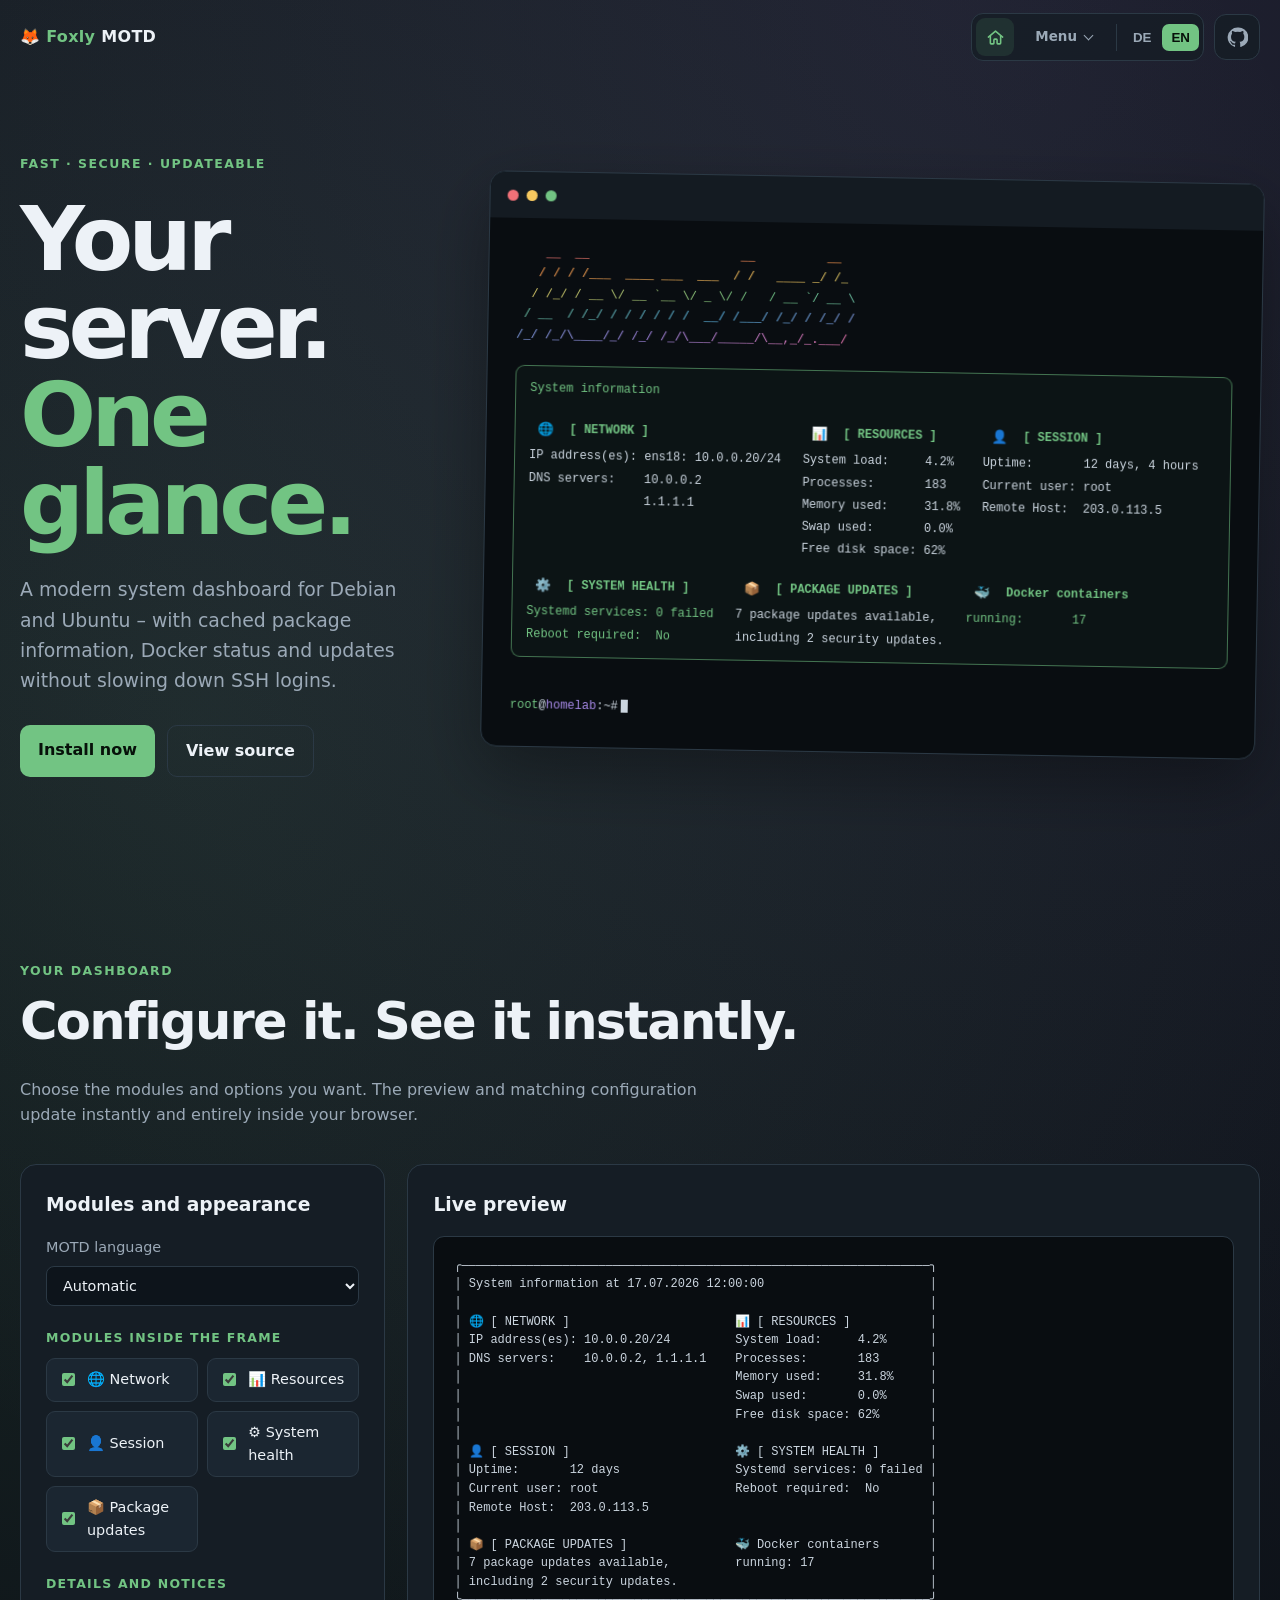
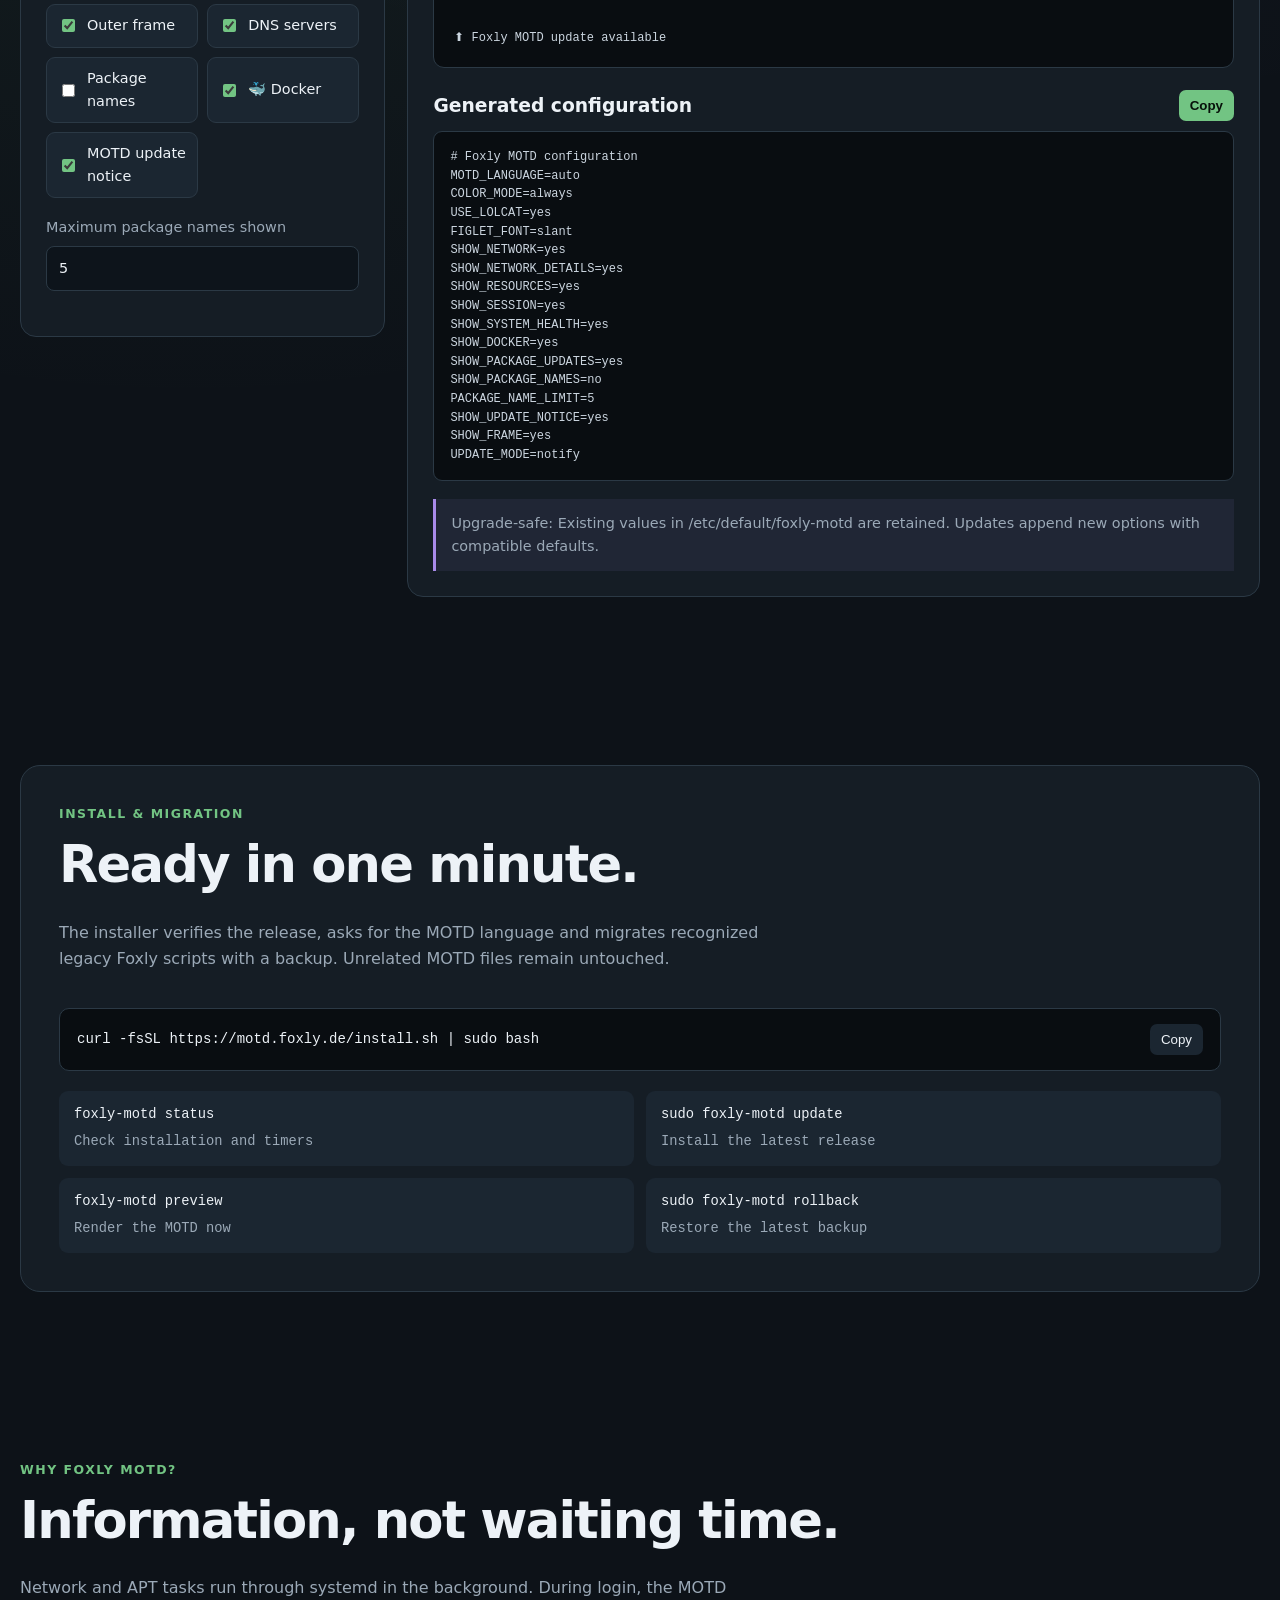
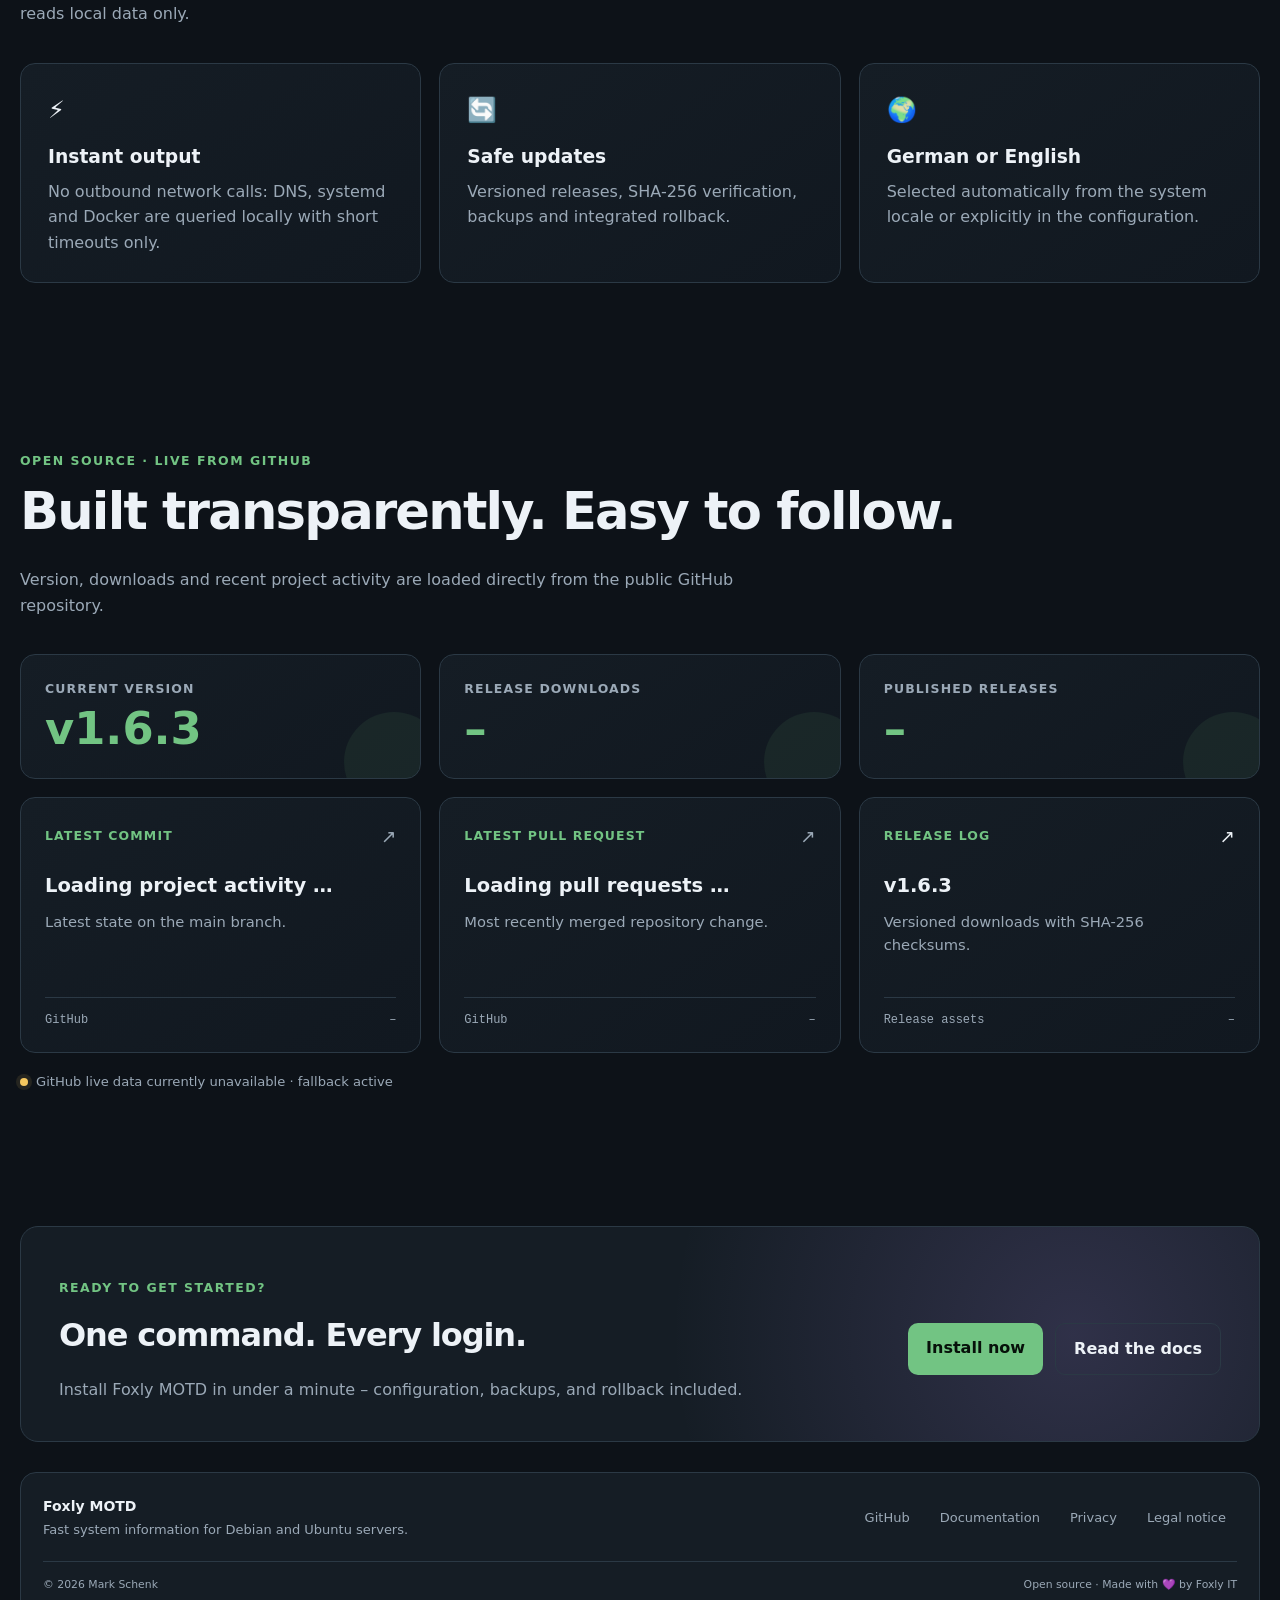
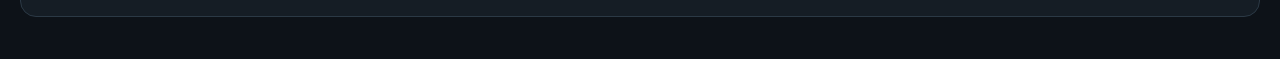
<file: docs/index.html>
<!doctype html>
<html lang="de">
<head>
    <meta charset="utf-8">
    <meta name="viewport" content="width=device-width,initial-scale=1">
    <meta name="description" content="Foxly MOTD – schnelles, updatefähiges System-Dashboard für Debian und Ubuntu.">
    <meta name="theme-color" content="#10161c">
    <meta property="og:title" content="Foxly MOTD">
    <meta property="og:description" content="Dein Server. Ein Blick. Alles da.">
    <meta property="og:type" content="website">
    <meta property="og:url" content="https://motd.foxly.de/">
    <link rel="canonical" href="https://motd.foxly.de/">
    <title>Foxly MOTD – Systeminformationen ohne Login-Wartezeit</title>
    <style>
        :root{--bg:#0d1218;--panel:#151d25;--soft:#1b2631;--border:#2b3945;--text:#edf2f7;--muted:#9ba9b7;--green:#72c483;--purple:#a98bea;--yellow:#f6c85f;--shadow:0 24px 70px rgba(0,0,0,.35)}
        *{box-sizing:border-box}html{scroll-behavior:smooth}.skip-link{position:fixed;z-index:20;top:10px;left:10px;transform:translateY(-150%);padding:9px 13px;border-radius:8px;background:var(--green);color:#07110a;font-weight:800}.skip-link:focus{transform:none}body{margin:0;background:radial-gradient(circle at 75% 0,rgba(169,139,234,.12),transparent 35%),radial-gradient(circle at 15% 15%,rgba(114,196,131,.12),transparent 30%),var(--bg);color:var(--text);font:16px/1.6 Inter,ui-sans-serif,system-ui,-apple-system,BlinkMacSystemFont,"Segoe UI",sans-serif}.wrap{width:min(1100px,calc(100% - 40px));margin:auto}.topbar{min-height:74px;display:flex;align-items:center;justify-content:space-between;gap:20px}.brand{font-weight:800;letter-spacing:.02em}.brand span{color:var(--green)}.nav-group,.links,.language-switch{display:flex;align-items:center;gap:10px}.links a{color:var(--muted);text-decoration:none;margin-right:12px}.links a:hover{color:var(--text)}.language-switch{padding:4px;background:var(--panel);border:1px solid var(--border);border-radius:10px}.lang-button{border:0;background:transparent;color:var(--muted);padding:6px 10px;border-radius:7px;cursor:pointer;font-weight:800}.lang-button.active{background:var(--green);color:#07110a}.hero{display:grid;grid-template-columns:1fr 1fr;gap:64px;align-items:center;padding:80px 0 100px}.eyebrow{color:var(--green);font-weight:700;text-transform:uppercase;letter-spacing:.12em;font-size:.78rem}h1{font-size:clamp(3rem,7vw,5.7rem);line-height:.98;margin:.25em 0 .3em;letter-spacing:-.055em}h1 em{font-style:normal;color:var(--green)}.lead{font-size:1.18rem;color:var(--muted);max-width:630px}.actions{display:flex;gap:12px;flex-wrap:wrap;margin-top:30px}.button{display:inline-block;padding:12px 18px;border-radius:10px;background:var(--green);color:#07110a;text-decoration:none;font-weight:800}.button.secondary{background:transparent;color:var(--text);border:1px solid var(--border)}.terminal{background:#090d11;border:1px solid var(--border);border-radius:16px;box-shadow:var(--shadow);overflow:hidden;transform:rotate(1deg)}.terminal-head{height:46px;background:#141b22;display:flex;align-items:center;padding:0 17px;gap:8px}.dot{width:11px;height:11px;border-radius:50%;background:#f07178}.dot:nth-child(2){background:var(--yellow)}.dot:nth-child(3){background:var(--green)}pre{margin:0;padding:25px 28px 30px;color:#cbd5df;font:13px/1.7 "SFMono-Regular",Consolas,monospace;overflow:auto}.g,.group-title{color:var(--green)}.group-title{font-weight:700}.p{color:var(--purple)}.y{color:var(--yellow)}.rainbow{color:#f07178;background:linear-gradient(90deg,#f07178 0%,#ff964f 18%,#f6c85f 36%,#72c483 54%,#5eb7e8 72%,#a98bea 88%,#ed78b5 100%);background-clip:text;-webkit-background-clip:text;-webkit-text-fill-color:transparent}.sysinfo-box{display:block;width:max-content;min-width:100%;padding:12px 14px;border:1px solid rgba(114,196,131,.55);border-radius:9px;background:rgba(114,196,131,.04);white-space:normal}.terminal-dashboard{display:grid;grid-template-columns:repeat(3,max-content);column-gap:3ch;margin-top:1.7em}.terminal-dashboard.secondary{grid-template-columns:repeat(3,max-content)}.terminal-card{display:grid;grid-template-columns:max-content max-content;column-gap:1ch;align-content:start;row-gap:.16em;white-space:pre}.terminal-line{display:contents}.terminal-card .group-title{display:block;grid-column:1/-1;white-space:pre;margin-bottom:.32em}.terminal-label,.terminal-value,.terminal-prose{white-space:pre}.terminal-prose{grid-column:1/-1}.terminal-icon{display:inline-flex;width:2ch;margin-right:.5ch;align-items:center;justify-content:center;font:1.08em/1 "Apple Color Emoji","Segoe UI Emoji","Noto Color Emoji",sans-serif;vertical-align:-.08em}[data-terminal]{display:none}[data-terminal].active{display:block}section{padding:84px 0}h2{font-size:clamp(2rem,4vw,3.2rem);letter-spacing:-.035em;margin:0 0 14px}.section-lead{color:var(--muted);max-width:720px;margin:0 0 36px}.grid{display:grid;grid-template-columns:repeat(3,1fr);gap:18px}.card{background:linear-gradient(145deg,var(--panel),#111820);border:1px solid var(--border);border-radius:15px;padding:27px}.icon{font-size:1.5rem}.card h3{margin:.7em 0 .35em}.card p{margin:0;color:var(--muted)}.install{background:var(--panel);border:1px solid var(--border);border-radius:20px;padding:38px}.command{display:flex;align-items:center;justify-content:space-between;gap:15px;background:#090d11;border:1px solid var(--border);border-radius:10px;padding:15px 17px;font:14px "SFMono-Regular",Consolas,monospace;overflow:auto}.command code{white-space:nowrap}.copy{border:0;border-radius:7px;padding:8px 11px;background:var(--soft);color:var(--text);cursor:pointer}.copy:hover{background:var(--green);color:#07110a}.commands{display:grid;grid-template-columns:1fr 1fr;gap:12px;margin-top:20px}.mini{background:var(--soft);border-radius:9px;padding:13px 15px;font-family:"SFMono-Regular",Consolas,monospace;font-size:.86rem}.mini span{display:block;color:var(--muted);font-family:inherit;margin-top:5px}.cta{display:flex;align-items:center;justify-content:space-between;gap:30px;margin-top:50px;border:1px solid var(--border);border-radius:18px;background:radial-gradient(circle at 85%,rgba(169,139,234,.18),transparent 38%),var(--panel);padding:38px}.cta h2{font-size:2rem}.cta p:not(.eyebrow){margin-bottom:0;color:var(--muted)}.footer{display:grid;grid-template-columns:1fr auto;gap:18px;margin:30px 0 42px;padding:22px;border:1px solid var(--border);border-radius:16px;background:var(--panel);color:var(--muted);font-size:13px}.footer>div{display:grid}.footer strong{display:block;margin-bottom:3px;color:var(--text);font-size:14px}.footer-links{display:flex;align-items:center;gap:8px;flex-wrap:wrap}.footer-links a{padding:7px 10px;border:1px solid transparent;border-radius:8px;color:var(--muted);text-decoration:none}.footer-links a:hover{border-color:var(--border);background:var(--soft);color:var(--green)}.footer small{display:flex;grid-column:1/-1;justify-content:space-between;flex-wrap:wrap;gap:8px;margin-top:2px;padding-top:14px;border-top:1px solid var(--border)}@media(max-width:820px){.hero{grid-template-columns:1fr;padding-top:40px}.terminal{transform:none}.grid{grid-template-columns:1fr}.commands{grid-template-columns:1fr}}@media(max-width:600px){.wrap{width:min(100% - 24px,1100px)}.topbar{align-items:flex-start;padding:14px 0}.nav-group{align-items:flex-end;flex-direction:column}.hero{gap:40px;padding-bottom:60px}section{padding:60px 0}.install{padding:22px}.command{align-items:flex-start}.copy{position:sticky;right:0}.cta{align-items:stretch;flex-direction:column;padding:25px}.footer{grid-template-columns:1fr}.footer small{flex-direction:column;align-items:flex-start}}
        .wrap{width:min(1400px,calc(100% - 40px))}.hero{grid-template-columns:minmax(320px,.7fr) minmax(0,1.3fr);gap:48px}.hero .terminal pre{font-size:12px}@media(max-width:1100px){.hero{grid-template-columns:1fr;padding-top:40px}.terminal{transform:none}}@media(max-width:600px){.wrap{width:min(100% - 24px,1400px)}}
        .terminal-prompt{display:block;margin-top:18px}.cursor{display:inline-block;width:.62em;height:1.05em;margin-left:.25em;background:#cbd5df;vertical-align:-.18em;animation:cursor-blink 1s steps(1,end) infinite}@keyframes cursor-blink{0%,48%{opacity:1}49%,100%{opacity:0}}@media(prefers-reduced-motion:reduce){.cursor{animation:none}}
        @keyframes terminal-settle{from{transform:perspective(900px) rotateZ(1deg) rotateY(-8deg) translateX(16px)}to{transform:perspective(900px) rotateZ(1deg) rotateY(0) translateX(0)}}@media(min-width:1021px) and (hover:hover) and (pointer:fine){.terminal{transform:perspective(900px) rotateZ(1deg) rotateY(0) translateX(0);transform-style:preserve-3d;transition:transform 280ms ease-in-out,box-shadow 280ms ease-in-out;animation:terminal-settle 700ms ease-out;will-change:transform}.terminal:hover{transform:perspective(900px) rotateZ(1deg) rotateY(-8deg) translateX(16px);box-shadow:0 30px 85px rgba(0,0,0,.48)}}@media(prefers-reduced-motion:reduce) and (min-width:1021px){.terminal{animation:none;transition:none}.terminal:hover{transform:perspective(900px) rotateZ(1deg) rotateY(0) translateX(0)}}
        .configurator{display:grid;grid-template-columns:minmax(280px,.6fr) minmax(0,1.4fr);gap:22px;align-items:start}.config-panel,.config-result{border:1px solid var(--border);border-radius:16px;background:var(--panel);padding:25px}.config-panel h3,.config-result h3{margin:0 0 16px}.config-field{display:grid;gap:7px;margin-bottom:20px;color:var(--muted);font-size:.9rem}.config-field select,.config-field input[type="number"]{width:100%;border:1px solid var(--border);border-radius:8px;background:#0d141b;color:var(--text);padding:10px 12px;font:inherit}.config-options{display:grid;grid-template-columns:1fr 1fr;gap:9px}.config-option{display:flex;align-items:center;gap:9px;min-height:44px;padding:9px 11px;border:1px solid var(--border);border-radius:9px;background:var(--soft);cursor:pointer;font-size:.9rem}.config-option:has(input:disabled){opacity:.48;cursor:not-allowed}.config-option input{accent-color:var(--green)}.config-subtitle{margin:22px 0 10px;color:var(--green);font-size:.78rem;font-weight:800;letter-spacing:.1em;text-transform:uppercase}.assistant-terminal{overflow:auto;border:1px solid var(--border);border-radius:11px;background:#090d11}.assistant-terminal pre{width:max-content;min-width:100%;padding:20px;font-size:12px;line-height:1.55}.terminal-wide{display:inline-block;width:2ch;overflow:visible;vertical-align:baseline}.generated-head{display:flex;align-items:center;justify-content:space-between;gap:12px;margin-top:22px}.generated-head h3{margin:0}.config-copy{border:0;border-radius:7px;padding:8px 11px;background:var(--green);color:#07110a;cursor:pointer;font-weight:800}.generated-config{margin-top:10px;border:1px solid var(--border);border-radius:9px;background:#090d11;padding:16px;color:#cbd5df;font:12px/1.55 "SFMono-Regular",Consolas,monospace;white-space:pre;overflow:auto}.migration-note{margin:18px 0 0;padding:13px 15px;border-left:3px solid var(--purple);background:rgba(169,139,234,.08);color:var(--muted);font-size:.9rem}@media(max-width:1100px){.configurator{grid-template-columns:1fr}}@media(max-width:520px){.config-options{grid-template-columns:1fr}.config-panel,.config-result{padding:18px}}
        .config-result,.terminal,.assistant-terminal{min-width:0;max-width:100%}
        .project-stats,.activity-grid{display:grid;grid-template-columns:repeat(3,minmax(0,1fr));gap:18px}.project-stats{margin:34px 0 18px}.project-stat{position:relative;overflow:hidden;border:1px solid var(--border);border-radius:15px;background:linear-gradient(145deg,var(--panel),#111820);padding:24px}.project-stat::after{position:absolute;right:-24px;bottom:-34px;width:100px;height:100px;border-radius:50%;background:rgba(114,196,131,.08);content:""}.stat-label{display:block;color:var(--muted);font-size:.78rem;font-weight:800;letter-spacing:.09em;text-transform:uppercase}.stat-value{display:block;margin-top:5px;color:var(--green);font-size:clamp(1.8rem,4vw,2.8rem);font-weight:850;line-height:1.1}.activity-card{display:flex;min-width:0;min-height:220px;flex-direction:column;border:1px solid var(--border);border-radius:15px;background:linear-gradient(145deg,var(--panel),#111820);padding:24px;color:var(--text);text-decoration:none;transition:border-color 180ms ease,transform 180ms ease}.activity-card:hover{border-color:var(--green);transform:translateY(-3px)}.activity-card:focus-visible{outline:3px solid rgba(114,196,131,.45);outline-offset:3px}.activity-top{display:flex;align-items:center;justify-content:space-between;gap:12px}.activity-kind{color:var(--green);font-size:.78rem;font-weight:850;letter-spacing:.09em;text-transform:uppercase}.activity-arrow{color:var(--muted);font-size:1.15rem}.activity-title{margin:22px 0 10px;font-size:1.22rem;line-height:1.35;overflow-wrap:anywhere}.activity-description{margin:0 0 20px;color:var(--muted);font-size:.92rem}.activity-meta{display:flex;align-items:center;justify-content:space-between;gap:12px;margin-top:auto;padding-top:14px;border-top:1px solid var(--border);color:var(--muted);font:12px/1.4 "SFMono-Regular",Consolas,monospace}.activity-meta span:first-child{min-width:0;overflow:hidden;text-overflow:ellipsis;white-space:nowrap}.live-line{display:flex;align-items:center;gap:8px;margin-top:18px;color:var(--muted);font-size:.82rem}.live-dot{width:8px;height:8px;border-radius:50%;background:var(--green);box-shadow:0 0 0 4px rgba(114,196,131,.1)}.live-line[data-state="error"] .live-dot{background:var(--yellow);box-shadow:0 0 0 4px rgba(246,200,95,.1)}
        .release-main-link{color:inherit;text-decoration:none}.release-main-link:hover{color:var(--green)}.release-entries{display:grid;gap:10px;margin:0 0 20px;padding:0;list-style:none}.release-entry{padding-top:10px;border-top:1px solid var(--border)}.release-entry-title{display:block;margin-bottom:3px;font-size:.88rem;line-height:1.35}.release-entry-links{color:var(--muted);font-size:.78rem}.release-entry-links a{color:var(--green);text-decoration:none}.release-entry-links a:hover{text-decoration:underline}
        @media(max-width:900px){
            .terminal-dashboard,.terminal-dashboard.secondary{grid-template-columns:repeat(2,max-content)}
            .project-stats,.activity-grid{grid-template-columns:1fr 1fr}.activity-grid .activity-card:last-child{grid-column:1/-1}
        }
        @media(max-width:560px){
            body{overflow-x:hidden}
            .wrap{width:calc(100% - 24px)}
            .topbar{align-items:center;flex-wrap:wrap;gap:10px;padding:12px 0}
            .nav-group{width:100%;align-items:center;justify-content:space-between;flex-direction:row}
            .links a{margin-right:0}
            .hero{gap:28px;padding:36px 0 54px}
            h1{font-size:clamp(2.5rem,13vw,3rem)}
            .lead{font-size:1.05rem}
            .actions{display:grid;grid-template-columns:1fr}
            .button{text-align:center}
            .terminal{border-radius:12px}
            .terminal-head{height:40px;padding:0 13px}
            .hero .terminal pre{padding:16px 14px 20px;line-height:1.55}
            .sysinfo-box{width:max-content;min-width:0;padding:10px 11px}
            .terminal-dashboard,.terminal-dashboard.secondary{grid-template-columns:max-content;row-gap:1.35em;margin-top:1.35em}
            .terminal-card{min-width:0}
            section{padding:54px 0}
            .card{padding:22px}
            .project-stats,.activity-grid{grid-template-columns:1fr}.activity-grid .activity-card:last-child{grid-column:auto}.project-stat,.activity-card{padding:20px}.activity-card{min-height:190px}
            .install{padding:18px}
            .command{display:grid;grid-template-columns:minmax(0,1fr);overflow:hidden;padding:13px}
            .command code{display:block;max-width:100%;padding-bottom:4px;overflow-x:auto}
            .copy,.config-copy{min-height:44px}
            .command .copy{position:static;width:100%}
            .config-panel,.config-result{padding:16px}
            .assistant-terminal pre{padding:14px;line-height:1.5}
            .generated-head{align-items:stretch;flex-direction:column}
            .generated-config{max-width:100%;padding:13px;font-size:11px}
            .footer{padding:18px}
        }
        .links{padding:4px;border:1px solid var(--border);border-radius:12px;background:rgba(21,29,37,.78)}
        .links a{margin:0;padding:7px 10px;border-radius:8px}
        .links a:hover{background:var(--soft)}
        .links .language-switch{gap:2px;margin-left:2px;padding:0 0 0 7px;border:0;border-left:1px solid var(--border);border-radius:0;background:transparent}
        .links .lang-button{padding:6px 9px}
        .brand{color:var(--text);text-decoration:none}
        .github-button{display:grid;width:46px;height:46px;flex:0 0 46px;place-items:center;border:1px solid var(--border);border-radius:12px;background:rgba(21,29,37,.78);color:var(--muted);text-decoration:none;transition:border-color .18s ease,background .18s ease,color .18s ease,transform .18s ease}
        .github-button:hover,.github-button:focus-visible{border-color:rgba(114,196,131,.5);background:var(--soft);color:var(--green);outline:none;transform:translateY(-1px)}
        .github-button svg{width:21px;height:21px;fill:currentColor}
        .links>a,.nav-dropdown>summary{display:flex;align-items:center;min-height:38px;margin:0!important;border-radius:9px;color:var(--muted);padding:7px 11px;text-decoration:none;font-size:.84rem;font-weight:700;white-space:nowrap;transition:background .18s ease,color .18s ease}
        .links>a:hover,.links>a:focus-visible,.nav-dropdown>summary:hover,.nav-dropdown>summary:focus-visible{background:var(--soft);color:var(--text);outline:none}
        .links>a.active,.nav-dropdown.active>summary{background:rgba(114,196,131,.11);color:var(--green);font-weight:800}
        .nav-home{justify-content:center;width:38px;height:38px;flex:0 0 auto;padding:0!important}
        .nav-home svg{width:19px;height:19px}
        .nav-home.active{background:rgba(114,196,131,.11);color:var(--green)}
        .nav-dropdown{position:relative}
        .nav-dropdown>summary{cursor:pointer;list-style:none}
        .nav-dropdown>summary::-webkit-details-marker{display:none}
        .nav-dropdown>summary::after{width:6px;height:6px;margin:-3px 1px 0 8px;border-right:1.5px solid currentColor;border-bottom:1.5px solid currentColor;content:"";transform:rotate(45deg);transition:transform .18s ease}
        .nav-dropdown[open]>summary::after{margin-top:3px;transform:rotate(225deg)}
        .nav-dropdown-menu{position:absolute;z-index:30;top:calc(100% + 9px);left:0;display:grid;min-width:210px;max-width:calc(100vw - 40px);overflow:hidden;border:1px solid var(--border);border-radius:13px;background:rgba(15,22,29,.98);padding:6px;box-shadow:0 24px 65px rgba(0,0,0,.42)}
        .nav-dropdown-menu a{border-radius:8px;color:var(--muted);padding:9px 11px;text-decoration:none;font-size:.8rem;white-space:nowrap}
        .nav-dropdown-menu a:hover,.nav-dropdown-menu a:focus-visible{background:var(--soft);color:var(--text);outline:none}
    </style>
</head>
<body>
<a class="skip-link" href="#content" data-de="Zum Inhalt springen" data-en="Skip to content">Zum Inhalt springen</a>
<div class="wrap" id="top">
    <header class="topbar">
        <a class="brand" href="#top">🦊 <span>Foxly</span> MOTD</a>
        <div class="nav-group">
            <nav class="links" aria-label="Main navigation">
                <a class="nav-home active" href="#top" aria-label="Startseite" title="Startseite"><svg viewBox="0 0 24 24" fill="none" stroke="currentColor" stroke-width="2" stroke-linecap="round" stroke-linejoin="round" aria-hidden="true"><path d="M3 11.5 12 4l9 7.5"/><path d="M5.5 10v9a1 1 0 0 0 1 1H9a1 1 0 0 0 1-1v-4a1 1 0 0 1 1-1h2a1 1 0 0 1 1 1v4a1 1 0 0 0 1 1h2.5a1 1 0 0 0 1-1v-9"/></svg></a>
                <details class="nav-dropdown">
                    <summary data-de="Menü" data-en="Menu">Menü</summary>
                    <div class="nav-dropdown-menu">
                        <a href="#features" data-de="Features" data-en="Features">Features</a>
                        <a href="#project" data-de="Projekt" data-en="Project">Projekt</a>
                        <a href="#configurator" data-de="Konfigurator" data-en="Configurator">Konfigurator</a>
                        <a href="#install" data-de="Installation" data-en="Install">Installation</a>
                        <a href="docs.html" data-de="Docs" data-en="Documentation">Docs</a>
                    </div>
                </details>
                <div class="language-switch" aria-label="Language">
                    <button class="lang-button" id="btn-de" type="button" onclick="setLanguage('de')">DE</button>
                    <button class="lang-button" id="btn-en" type="button" onclick="setLanguage('en')">EN</button>
                </div>
            </nav>
            <a class="github-button" href="https://github.com/foxly-it/foxly-motd" target="_blank" rel="noopener noreferrer" aria-label="Foxly MOTD on GitHub"><svg viewBox="0 0 24 24" aria-hidden="true"><path d="M12 .7a11.3 11.3 0 0 0-3.6 22c.6.1.8-.2.8-.5v-2c-3.3.7-4-1.4-4-1.4-.5-1.4-1.3-1.8-1.3-1.8-1.1-.7.1-.7.1-.7 1.2.1 1.8 1.2 1.8 1.2 1.1 1.8 2.8 1.3 3.5 1 .1-.8.4-1.3.8-1.6-2.7-.3-5.5-1.3-5.5-5.9 0-1.3.5-2.4 1.2-3.2-.1-.3-.5-1.5.1-3.2 0 0 1-.3 3.3 1.2a11.4 11.4 0 0 1 6 0c2.3-1.5 3.3-1.2 3.3-1.2.6 1.7.2 2.9.1 3.2.8.8 1.2 1.9 1.2 3.2 0 4.6-2.8 5.6-5.5 5.9.4.4.8 1.1.8 2.2v3.3c0 .3.2.6.8.5A11.3 11.3 0 0 0 12 .7Z"/></svg></a>
        </div>
    </header>
    <main id="content">
        <div class="hero">
            <div>
                <div class="eyebrow" data-de="Schnell · Sicher · Updatefähig" data-en="Fast · Secure · Updateable">Schnell · Sicher · Updatefähig</div>
                <h1 data-de="Dein Server.<br><em>Ein Blick.</em>" data-en="Your server.<br><em>One glance.</em>">Dein Server.<br><em>Ein Blick.</em></h1>
                <p class="lead" data-de="Ein modernes System-Dashboard für Debian und Ubuntu – mit gecachten Paketinformationen, Docker-Status und Updates ohne Wartezeit beim SSH-Login." data-en="A modern system dashboard for Debian and Ubuntu – with cached package information, Docker status and updates without slowing down SSH logins.">Ein modernes System-Dashboard für Debian und Ubuntu – mit gecachten Paketinformationen, Docker-Status und Updates ohne Wartezeit beim SSH-Login.</p>
                <div class="actions"><a class="button" href="#install" data-de="Jetzt installieren" data-en="Install now">Jetzt installieren</a><a class="button secondary" href="https://github.com/foxly-it/foxly-motd" data-de="Quellcode ansehen" data-en="View source">Quellcode ansehen</a></div>
            </div>
            <div class="terminal"><div class="terminal-head"><span class="dot"></span><span class="dot"></span><span class="dot"></span></div>
                <pre data-terminal="de"><span class="rainbow">    __  __                     __          __
   / / / /___  ____ ___  ___  / /   ____ _/ /_
  / /_/ / __ \/ __ `__ \/ _ \/ /   / __ `/ __ \
 / __  / /_/ / / / / / /  __/ /___/ /_/ / /_/ /
/_/ /_/\____/_/ /_/ /_/\___/_____/\__,_/_.___/</span>

<span class="sysinfo-box"><span class="g">Systeminformationen</span><span class="terminal-dashboard"><span class="terminal-card"><span class="group-title"><span class="terminal-icon">🌐</span>[ NETZWERK ]</span><span class="terminal-line">IP-Adresse(n): ens18: 10.0.0.20/24</span><span class="terminal-line">DNS-Server: 10.0.0.2</span><span class="terminal-line">            1.1.1.1</span></span><span class="terminal-card"><span class="group-title"><span class="terminal-icon">📊</span>[ RESSOURCEN ]</span><span class="terminal-line">Systemlast: 4,2%</span><span class="terminal-line">Prozesse: 183</span><span class="terminal-line">RAM benutzt: 31,8%</span><span class="terminal-line">Swap benutzt: 0,0%</span><span class="terminal-line">Freier Speicherplatz: 62%</span></span><span class="terminal-card"><span class="group-title"><span class="terminal-icon">👤</span>[ SITZUNG ]</span><span class="terminal-line">Systemlaufzeit: 12 Tage, 4 Stunden</span><span class="terminal-line">Aktueller Nutzer: root</span><span class="terminal-line">Remote Host: 203.0.113.5</span></span></span><span class="terminal-dashboard secondary"><span class="terminal-card"><span class="group-title"><span class="terminal-icon">⚙️</span>[ SYSTEMSTATUS ]</span><span class="terminal-line g">Systemd-Dienste: 0 fehlgeschlagen</span><span class="terminal-line g">Neustart nötig: Nein</span></span><span class="terminal-card"><span class="group-title"><span class="terminal-icon">📦</span>[ PAKET-UPDATES ]</span><span class="terminal-line">7 Paket-Updates verfügbar,</span><span class="terminal-line">davon 2 Sicherheitsupdates.</span></span><span class="terminal-card"><span class="group-title"><span class="terminal-icon">🐳</span>Docker-Container</span><span class="terminal-line g">aktiv: 17</span></span></span></span>
<span class="terminal-prompt"><span class="g">root</span>@<span class="p">homelab</span>:~#<span class="cursor" aria-hidden="true"></span></span></pre>
                <pre data-terminal="en"><span class="rainbow">    __  __                     __          __
   / / / /___  ____ ___  ___  / /   ____ _/ /_
  / /_/ / __ \/ __ `__ \/ _ \/ /   / __ `/ __ \
 / __  / /_/ / / / / / /  __/ /___/ /_/ / /_/ /
/_/ /_/\____/_/ /_/ /_/\___/_____/\__,_/_.___/</span>

<span class="sysinfo-box"><span class="g">System information</span><span class="terminal-dashboard"><span class="terminal-card"><span class="group-title"><span class="terminal-icon">🌐</span>[ NETWORK ]</span><span class="terminal-line">IP address(es): ens18: 10.0.0.20/24</span><span class="terminal-line">DNS servers: 10.0.0.2</span><span class="terminal-line">             1.1.1.1</span></span><span class="terminal-card"><span class="group-title"><span class="terminal-icon">📊</span>[ RESOURCES ]</span><span class="terminal-line">System load: 4.2%</span><span class="terminal-line">Processes: 183</span><span class="terminal-line">Memory used: 31.8%</span><span class="terminal-line">Swap used: 0.0%</span><span class="terminal-line">Free disk space: 62%</span></span><span class="terminal-card"><span class="group-title"><span class="terminal-icon">👤</span>[ SESSION ]</span><span class="terminal-line">Uptime: 12 days, 4 hours</span><span class="terminal-line">Current user: root</span><span class="terminal-line">Remote Host: 203.0.113.5</span></span></span><span class="terminal-dashboard secondary"><span class="terminal-card"><span class="group-title"><span class="terminal-icon">⚙️</span>[ SYSTEM HEALTH ]</span><span class="terminal-line g">Systemd services: 0 failed</span><span class="terminal-line g">Reboot required: No</span></span><span class="terminal-card"><span class="group-title"><span class="terminal-icon">📦</span>[ PACKAGE UPDATES ]</span><span class="terminal-line">7 package updates available,</span><span class="terminal-line">including 2 security updates.</span></span><span class="terminal-card"><span class="group-title"><span class="terminal-icon">🐳</span>Docker containers</span><span class="terminal-line g">running: 17</span></span></span></span>
<span class="terminal-prompt"><span class="g">root</span>@<span class="p">homelab</span>:~#<span class="cursor" aria-hidden="true"></span></span></pre>
            </div>
        </div>
        <section id="configurator">
            <div class="eyebrow" data-de="Dein Dashboard" data-en="Your dashboard">Dein Dashboard</div>
            <h2 data-de="Zusammenstellen. Direkt ansehen." data-en="Configure it. See it instantly.">Zusammenstellen. Direkt ansehen.</h2>
            <p class="section-lead" data-de="Wähle die gewünschten Module und Optionen. Die Vorschau und die passende Konfiguration aktualisieren sich sofort – vollständig lokal in deinem Browser." data-en="Choose the modules and options you want. The preview and matching configuration update instantly and entirely inside your browser.">Wähle die gewünschten Module und Optionen. Die Vorschau und die passende Konfiguration aktualisieren sich sofort – vollständig lokal in deinem Browser.</p>
            <div class="configurator">
                <form class="config-panel" id="motd-configurator">
                    <h3 data-de="Module und Darstellung" data-en="Modules and appearance">Module und Darstellung</h3>
                    <label class="config-field"><span data-de="MOTD-Sprache" data-en="MOTD language">MOTD-Sprache</span><select id="cfg-language"><option value="auto" data-de="Automatisch" data-en="Automatic">Automatisch</option><option value="de">Deutsch</option><option value="en">English</option></select></label>
                    <div class="config-subtitle" data-de="Module im Rahmen" data-en="Modules inside the frame">Module im Rahmen</div>
                    <div class="config-options">
                        <label class="config-option"><input id="cfg-network" type="checkbox" checked><span data-de="🌐 Netzwerk" data-en="🌐 Network">🌐 Netzwerk</span></label>
                        <label class="config-option"><input id="cfg-resources" type="checkbox" checked><span data-de="📊 Ressourcen" data-en="📊 Resources">📊 Ressourcen</span></label>
                        <label class="config-option"><input id="cfg-session" type="checkbox" checked><span data-de="👤 Sitzung" data-en="👤 Session">👤 Sitzung</span></label>
                        <label class="config-option"><input id="cfg-health" type="checkbox" checked><span data-de="⚙ Systemstatus" data-en="⚙ System health">⚙ Systemstatus</span></label>
                        <label class="config-option"><input id="cfg-packages" type="checkbox" checked><span data-de="📦 Paket-Updates" data-en="📦 Package updates">📦 Paket-Updates</span></label>
                    </div>
                    <div class="config-subtitle" data-de="Details und Hinweise" data-en="Details and notices">Details und Hinweise</div>
                    <div class="config-options">
                        <label class="config-option"><input id="cfg-frame" type="checkbox" checked><span data-de="Außenrahmen" data-en="Outer frame">Außenrahmen</span></label>
                        <label class="config-option"><input id="cfg-dns" type="checkbox" checked><span data-de="DNS-Server" data-en="DNS servers">DNS-Server</span></label>
                        <label class="config-option"><input id="cfg-package-names" type="checkbox"><span data-de="Paketnamen" data-en="Package names">Paketnamen</span></label>
                        <label class="config-option"><input id="cfg-docker" type="checkbox" checked><span>🐳 Docker</span></label>
                        <label class="config-option"><input id="cfg-update-notice" type="checkbox" checked><span data-de="MOTD-Updatehinweis" data-en="MOTD update notice">MOTD-Updatehinweis</span></label>
                    </div>
                    <label class="config-field" style="margin-top:18px"><span data-de="Maximal angezeigte Paketnamen" data-en="Maximum package names shown">Maximal angezeigte Paketnamen</span><input id="cfg-package-limit" type="number" min="1" max="20" value="5" disabled></label>
                </form>
                <div class="config-result">
                    <h3 data-de="Live-Vorschau" data-en="Live preview">Live-Vorschau</h3>
                    <div class="assistant-terminal" aria-live="polite"><pre id="assistant-preview"></pre></div>
                    <div class="generated-head"><h3 data-de="Erzeugte Konfiguration" data-en="Generated configuration">Erzeugte Konfiguration</h3><button class="config-copy" type="button" onclick="copyAssistantConfig()" data-de="Kopieren" data-en="Copy">Kopieren</button></div>
                    <pre class="generated-config" id="assistant-config"></pre>
                    <p class="migration-note" data-de="Upgrade-sicher: Vorhandene Werte in /etc/default/foxly-motd bleiben erhalten. Neue Optionen werden bei einem Update mit kompatiblen Standardwerten ergänzt." data-en="Upgrade-safe: Existing values in /etc/default/foxly-motd are retained. Updates append new options with compatible defaults.">Upgrade-sicher: Vorhandene Werte in /etc/default/foxly-motd bleiben erhalten. Neue Optionen werden bei einem Update mit kompatiblen Standardwerten ergänzt.</p>
                </div>
            </div>
        </section>
        <section id="install"><div class="install">
            <div class="eyebrow" data-de="Installation & Migration" data-en="Install & migration">Installation & Migration</div>
            <h2 data-de="In einer Minute startklar." data-en="Ready in one minute.">In einer Minute startklar.</h2>
            <p class="section-lead" data-de="Der Installer prüft das Release, fragt nach der MOTD-Sprache und migriert erkannte alte Foxly-Skripte mit einem Backup. Fremde MOTD-Dateien bleiben unangetastet." data-en="The installer verifies the release, asks for the MOTD language and migrates recognized legacy Foxly scripts with a backup. Unrelated MOTD files remain untouched.">Der Installer prüft das Release, fragt nach der MOTD-Sprache und migriert erkannte alte Foxly-Skripte mit einem Backup. Fremde MOTD-Dateien bleiben unangetastet.</p>
            <div class="command"><code id="install-command">curl -fsSL https://motd.foxly.de/install.sh | sudo bash</code><button class="copy" type="button" onclick="copyCommand()" data-de="Kopieren" data-en="Copy">Kopieren</button></div>
            <div class="commands"><div class="mini">foxly-motd status<span data-de="Installation und Timer prüfen" data-en="Check installation and timers">Installation und Timer prüfen</span></div><div class="mini">sudo foxly-motd update<span data-de="Aktuelles Release installieren" data-en="Install the latest release">Aktuelles Release installieren</span></div><div class="mini">foxly-motd preview<span data-de="MOTD direkt anzeigen" data-en="Render the MOTD now">MOTD direkt anzeigen</span></div><div class="mini">sudo foxly-motd rollback<span data-de="Letztes Backup wiederherstellen" data-en="Restore the latest backup">Letztes Backup wiederherstellen</span></div></div>
        </div></section>
        <section id="features">
            <div class="eyebrow" data-de="Warum Foxly MOTD?" data-en="Why Foxly MOTD?">Warum Foxly MOTD?</div>
            <h2 data-de="Informationen, nicht Wartezeit." data-en="Information, not waiting time.">Informationen, nicht Wartezeit.</h2>
            <p class="section-lead" data-de="Netzwerk- und APT-Aufgaben laufen über systemd im Hintergrund. Beim Login liest das MOTD nur lokale Daten." data-en="Network and APT tasks run through systemd in the background. During login, the MOTD reads local data only.">Netzwerk- und APT-Aufgaben laufen über systemd im Hintergrund. Beim Login liest das MOTD nur lokale Daten.</p>
            <div class="grid">
                <article class="card"><div class="icon">⚡</div><h3 data-de="Sofortige Ausgabe" data-en="Instant output">Sofortige Ausgabe</h3><p data-de="Keine ausgehenden Netzwerkaufrufe: DNS, systemd und Docker werden nur lokal und mit kurzem Zeitlimit abgefragt." data-en="No outbound network calls: DNS, systemd and Docker are queried locally with short timeouts only.">Keine ausgehenden Netzwerkaufrufe: DNS, systemd und Docker werden nur lokal und mit kurzem Zeitlimit abgefragt.</p></article>
                <article class="card"><div class="icon">🔄</div><h3 data-de="Sichere Updates" data-en="Safe updates">Sichere Updates</h3><p data-de="Versionierte Releases, SHA-256-Prüfung, Backups und ein integrierter Rollback." data-en="Versioned releases, SHA-256 verification, backups and integrated rollback.">Versionierte Releases, SHA-256-Prüfung, Backups und ein integrierter Rollback.</p></article>
                <article class="card"><div class="icon">🌍</div><h3 data-de="Deutsch oder Englisch" data-en="German or English">Deutsch oder Englisch</h3><p data-de="Automatisch über die System-Locale oder fest über die Konfiguration ausgewählt." data-en="Selected automatically from the system locale or explicitly in the configuration.">Automatisch über die System-Locale oder fest über die Konfiguration ausgewählt.</p></article>
            </div>
        </section>
        <section id="project">
            <div class="eyebrow" data-de="Open Source · Live von GitHub" data-en="Open source · Live from GitHub">Open Source · Live von GitHub</div>
            <h2 data-de="Transparent entwickelt. Direkt nachvollziehbar." data-en="Built transparently. Easy to follow.">Transparent entwickelt. Direkt nachvollziehbar.</h2>
            <p class="section-lead" data-de="Version, Downloads und die jüngste Projektaktivität werden direkt aus dem öffentlichen GitHub-Repository geladen." data-en="Version, downloads and recent project activity are loaded directly from the public GitHub repository.">Version, Downloads und die jüngste Projektaktivität werden direkt aus dem öffentlichen GitHub-Repository geladen.</p>
            <div class="project-stats" aria-live="polite">
                <div class="project-stat"><span class="stat-label" data-de="Aktuelle Version" data-en="Current version">Aktuelle Version</span><strong class="stat-value" id="project-version">v1.6.3</strong></div>
                <div class="project-stat"><span class="stat-label" data-de="Release-Downloads" data-en="Release downloads">Release-Downloads</span><strong class="stat-value" id="project-downloads">–</strong></div>
                <div class="project-stat"><span class="stat-label" data-de="Veröffentlichte Releases" data-en="Published releases">Veröffentlichte Releases</span><strong class="stat-value" id="project-releases">–</strong></div>
            </div>
            <div class="activity-grid">
                <a class="activity-card" id="activity-commit-link" href="https://github.com/foxly-it/foxly-motd/commits/main" target="_blank" rel="noopener noreferrer">
                    <div class="activity-top"><span class="activity-kind" data-de="Letzter Commit" data-en="Latest commit">Letzter Commit</span><span class="activity-arrow" aria-hidden="true">↗</span></div>
                    <h3 class="activity-title" id="activity-commit-title" data-de="Projektaktivität wird geladen …" data-en="Loading project activity …">Projektaktivität wird geladen …</h3>
                    <p class="activity-description" id="activity-commit-description" data-de="Neuester Stand auf dem main-Branch." data-en="Latest state on the main branch.">Neuester Stand auf dem main-Branch.</p>
                    <div class="activity-meta"><span id="activity-commit-author">GitHub</span><time id="activity-commit-date">–</time></div>
                </a>
                <a class="activity-card" id="activity-pr-link" href="https://github.com/foxly-it/foxly-motd/pulls?q=is%3Apr+is%3Amerged" target="_blank" rel="noopener noreferrer">
                    <div class="activity-top"><span class="activity-kind" data-de="Letzter Pull Request" data-en="Latest pull request">Letzter Pull Request</span><span class="activity-arrow" aria-hidden="true">↗</span></div>
                    <h3 class="activity-title" id="activity-pr-title" data-de="Pull Requests werden geladen …" data-en="Loading pull requests …">Pull Requests werden geladen …</h3>
                    <p class="activity-description" id="activity-pr-description" data-de="Zuletzt gemergte Änderung im Repository." data-en="Most recently merged repository change.">Zuletzt gemergte Änderung im Repository.</p>
                    <div class="activity-meta"><span id="activity-pr-author">GitHub</span><time id="activity-pr-date">–</time></div>
                </a>
                <article class="activity-card">
                    <div class="activity-top"><span class="activity-kind" data-de="Release-Log" data-en="Release log">Release-Log</span><a class="activity-arrow release-main-link" id="activity-release-link" href="https://github.com/foxly-it/foxly-motd/releases/latest" target="_blank" rel="noopener noreferrer" aria-label="Release-Log öffnen">↗</a></div>
                    <h3 class="activity-title"><a class="release-main-link" id="activity-release-title" href="https://github.com/foxly-it/foxly-motd/releases/latest" target="_blank" rel="noopener noreferrer">v1.6.3</a></h3>
                    <p class="activity-description" id="activity-release-description" data-de="Versionierte Downloads mit SHA-256-Prüfsummen." data-en="Versioned downloads with SHA-256 checksums.">Versionierte Downloads mit SHA-256-Prüfsummen.</p>
                    <ul class="release-entries" id="activity-release-entries" hidden></ul>
                    <div class="activity-meta"><span id="activity-release-assets" data-de="Release-Artefakte" data-en="Release assets">Release-Artefakte</span><time id="activity-release-date">–</time></div>
                </article>
            </div>
            <div class="live-line" id="project-live-status" data-state="loading"><span class="live-dot" aria-hidden="true"></span><span id="project-live-label" data-de="GitHub-Livedaten werden geladen …" data-en="Loading live GitHub data …">GitHub-Livedaten werden geladen …</span></div>
        </section>
        <section class="cta">
            <div>
                <p class="eyebrow" data-de="Bereit loszulegen?" data-en="Ready to get started?">Bereit loszulegen?</p>
                <h2 data-de="Ein Befehl. Jeder Login." data-en="One command. Every login.">Ein Befehl. Jeder Login.</h2>
                <p data-de="Installiere Foxly MOTD in unter einer Minute – Konfiguration, Backups und Rollback inklusive." data-en="Install Foxly MOTD in under a minute – configuration, backups, and rollback included.">Installiere Foxly MOTD in unter einer Minute – Konfiguration, Backups und Rollback inklusive.</p>
            </div>
            <div class="actions"><a class="button" href="#install" data-de="Jetzt installieren" data-en="Install now">Jetzt installieren</a><a class="button secondary" href="docs.html" data-de="Docs lesen" data-en="Read the docs">Docs lesen</a></div>
        </section>
    </main>
    <footer class="footer">
        <div><strong>Foxly MOTD</strong><span data-de="Schnelle Systeminformationen für Debian- und Ubuntu-Server." data-en="Fast system information for Debian and Ubuntu servers.">Schnelle Systeminformationen für Debian- und Ubuntu-Server.</span></div>
        <nav class="footer-links" aria-label="Legal and project links">
            <a href="https://github.com/foxly-it/foxly-motd" target="_blank" rel="noopener noreferrer">GitHub</a>
            <a href="docs.html" data-de="Docs" data-en="Documentation">Docs</a>
            <a href="privacy.html" data-de="Datenschutz" data-en="Privacy">Datenschutz</a>
            <a href="imprint.html" data-de="Impressum" data-en="Legal notice">Impressum</a>
        </nav>
        <small><span>© <span id="copyright-year"></span> Mark Schenk</span><span data-de="Open Source · Made with 💜 by Foxly IT" data-en="Open source · Made with 💜 by Foxly IT">Open Source · Made with 💜 by Foxly IT</span></small>
    </footer>
</div>
<script>
    let currentLanguage = "de";
    let projectActivity = null;
    let projectActivityState = "loading";
    const titles = {de:"Foxly MOTD – Systeminformationen ohne Login-Wartezeit",en:"Foxly MOTD – system information without login delays"};
    const descriptions = {de:"Foxly MOTD – schnelles, updatefähiges System-Dashboard für Debian und Ubuntu.",en:"Foxly MOTD – a fast, updateable system dashboard for Debian and Ubuntu."};
    function setLanguage(language, persist=true){
        currentLanguage=language;
        document.documentElement.lang=language;
        document.querySelectorAll("[data-de][data-en]").forEach(element=>{element.innerHTML=element.dataset[language]});
        document.querySelectorAll("[data-terminal]").forEach(element=>element.classList.toggle("active",element.dataset.terminal===language));
        document.querySelectorAll(".lang-button").forEach(button=>button.classList.toggle("active",button.id===`btn-${language}`));
        document.title=titles[language];
        document.querySelector('meta[name="description"]').content=descriptions[language];
        if(persist)localStorage.setItem("foxly-motd-language",language);
        renderAssistant();
        renderProjectActivity();
    }
    function firstMeaningfulLine(value){
        return String(value||"").split("\n").map(line=>line.trim()).find(line=>line&&!line.startsWith("#"))?.replace(/^[-*]\s*/,"")||"";
    }
    function parseReleaseEntries(value){
        return String(value||"").split("\n").map(line=>{
            const match=line.trim().match(/^\*\s+(.+?)\s+by\s+@([A-Za-z0-9-]+)\s+in\s+(https:\/\/github\.com\/[^/]+\/[^/]+\/pull\/(\d+))\s*$/);
            return match?{title:match[1],author:match[2],authorUrl:`https://github.com/${match[2]}`,pr:match[4],prUrl:match[3]}:null;
        }).filter(Boolean).slice(0,5);
    }
    function summarizeProjectActivity(releases,commits,pulls){
        const published=releases.filter(release=>!release.draft&&!release.prerelease);
        const latestRelease=published[0]||null;
        const latestCommit=commits[0]||null;
        const latestPull=pulls.find(pull=>pull.merged_at)||null;
        const downloads=published.reduce((total,release)=>total+(release.assets||[]).filter(asset=>/\.tar\.gz$/.test(asset.name)).reduce((sum,asset)=>sum+(asset.download_count||0),0),0);
        return {
            version:latestRelease?.tag_name||"–",downloads,releases:published.length,
            commit:latestCommit?{title:firstMeaningfulLine(latestCommit.commit?.message),sha:latestCommit.sha?.slice(0,7)||"",author:latestCommit.author?.login||latestCommit.commit?.author?.name||"GitHub",date:latestCommit.commit?.author?.date||"",url:latestCommit.html_url||""}:null,
            pull:latestPull?{title:latestPull.title||"",number:latestPull.number||"",author:latestPull.user?.login||"GitHub",date:latestPull.merged_at||"",url:latestPull.html_url||""}:null,
            release:latestRelease?{title:latestRelease.name||latestRelease.tag_name,description:firstMeaningfulLine(latestRelease.body),entries:parseReleaseEntries(latestRelease.body),date:latestRelease.published_at||"",url:latestRelease.html_url||"",assets:(latestRelease.assets||[]).length}:null
        };
    }
    function setProjectText(id,value){
        const element=document.getElementById(id);
        if(element)element.textContent=value;
    }
    function setProjectLink(id,value){
        const element=document.getElementById(id);
        if(element&&value)element.href=value;
    }
    function renderReleaseEntries(entries){
        const list=document.getElementById("activity-release-entries"),description=document.getElementById("activity-release-description");
        if(!list||!description)return;
        list.replaceChildren();
        list.hidden=entries.length===0;
        description.hidden=entries.length>0;
        entries.forEach(entry=>{
            const item=document.createElement("li"),title=document.createElement("span"),links=document.createElement("span"),author=document.createElement("a"),pull=document.createElement("a");
            item.className="release-entry";
            title.className="release-entry-title";
            title.textContent=entry.title;
            links.className="release-entry-links";
            author.href=entry.authorUrl;author.target="_blank";author.rel="noopener noreferrer";author.textContent=`@${entry.author}`;
            pull.href=entry.prUrl;pull.target="_blank";pull.rel="noopener noreferrer";pull.textContent=`#${entry.pr}`;
            links.append(document.createTextNode(currentLanguage==="de"?"von ":"by "),author,document.createTextNode(" in "),pull);
            item.append(title,links);
            list.append(item);
        });
    }
    function formatProjectDate(value){
        if(!value)return "–";
        return new Intl.DateTimeFormat(currentLanguage==="de"?"de-DE":"en-US",{day:"2-digit",month:"short",year:"numeric"}).format(new Date(value));
    }
    function renderProjectActivity(){
        const status=document.getElementById("project-live-status");
        if(!status)return;
        status.dataset.state=projectActivityState;
        const statusLabels={
            loading:{de:"GitHub-Livedaten werden geladen …",en:"Loading live GitHub data …"},
            live:{de:"Live aus dem öffentlichen GitHub-Repository · 10 Minuten lokal zwischengespeichert",en:"Live from the public GitHub repository · cached locally for 10 minutes"},
            error:{de:"GitHub-Livedaten derzeit nicht erreichbar · Fallback aktiv",en:"GitHub live data currently unavailable · fallback active"}
        };
        setProjectText("project-live-label",statusLabels[projectActivityState]?.[currentLanguage]||statusLabels.loading[currentLanguage]);
        if(!projectActivity)return;
        setProjectText("project-version",projectActivity.version);
        setProjectText("project-downloads",new Intl.NumberFormat(currentLanguage==="de"?"de-DE":"en-US").format(projectActivity.downloads));
        setProjectText("project-releases",new Intl.NumberFormat(currentLanguage==="de"?"de-DE":"en-US").format(projectActivity.releases));
        if(projectActivity.commit){
            setProjectText("activity-commit-title",projectActivity.commit.title);
            setProjectText("activity-commit-description",`${projectActivity.commit.sha} · main`);
            setProjectText("activity-commit-author",projectActivity.commit.author);
            setProjectText("activity-commit-date",formatProjectDate(projectActivity.commit.date));
            setProjectLink("activity-commit-link",projectActivity.commit.url);
        }
        if(projectActivity.pull){
            setProjectText("activity-pr-title",projectActivity.pull.title);
            setProjectText("activity-pr-description",`${currentLanguage==="de"?"Gemergt":"Merged"} · #${projectActivity.pull.number}`);
            setProjectText("activity-pr-author",projectActivity.pull.author);
            setProjectText("activity-pr-date",formatProjectDate(projectActivity.pull.date));
            setProjectLink("activity-pr-link",projectActivity.pull.url);
        }
        if(projectActivity.release){
            setProjectText("activity-release-title",projectActivity.release.title);
            setProjectText("activity-release-description",projectActivity.release.description||(currentLanguage==="de"?"Versionierte Downloads mit SHA-256-Prüfsummen.":"Versioned downloads with SHA-256 checksums."));
            renderReleaseEntries(projectActivity.release.entries||[]);
            setProjectText("activity-release-assets",`${projectActivity.release.assets} ${currentLanguage==="de"?"Artefakte":"assets"}`);
            setProjectText("activity-release-date",formatProjectDate(projectActivity.release.date));
            setProjectLink("activity-release-link",projectActivity.release.url);
            setProjectLink("activity-release-title",projectActivity.release.url);
        }
    }
    async function githubProjectJson(path){
        const response=await fetch(`https://api.github.com/repos/foxly-it/foxly-motd/${path}`,{headers:{Accept:"application/vnd.github+json"}});
        if(!response.ok)throw new Error(`GitHub API ${response.status}`);
        return response.json();
    }
    async function loadProjectActivity(){
        const cacheKey="foxly-motd-project-activity-v1";
        try{
            const cached=JSON.parse(sessionStorage.getItem(cacheKey)||"null");
            if(cached&&Date.now()-cached.savedAt<600000){
                projectActivity=cached.data;
                projectActivityState="live";
                renderProjectActivity();
                return;
            }
            const [releases,commits,pulls]=await Promise.all([
                githubProjectJson("releases?per_page=100"),
                githubProjectJson("commits?sha=main&per_page=1"),
                githubProjectJson("pulls?state=closed&sort=updated&direction=desc&per_page=20")
            ]);
            projectActivity=summarizeProjectActivity(releases,commits,pulls);
            projectActivityState="live";
            sessionStorage.setItem(cacheKey,JSON.stringify({savedAt:Date.now(),data:projectActivity}));
        }catch(error){
            projectActivityState="error";
        }
        renderProjectActivity();
    }
    function copyCommand(){
        const button=document.querySelector(".copy");
        navigator.clipboard.writeText(document.getElementById("install-command").textContent).then(()=>{
            button.textContent=currentLanguage==="de"?"Kopiert ✓":"Copied ✓";
            setTimeout(()=>button.textContent=currentLanguage==="de"?"Kopieren":"Copy",1600);
        });
    }
    const configCheckboxes={
        network:"cfg-network",resources:"cfg-resources",session:"cfg-session",health:"cfg-health",
        packages:"cfg-packages",frame:"cfg-frame",dns:"cfg-dns",packageNames:"cfg-package-names",
        docker:"cfg-docker",updateNotice:"cfg-update-notice"
    };
    const checked=key=>document.getElementById(configCheckboxes[key]).checked;
    const yesNo=value=>value?"yes":"no";
    const configLanguage=()=>document.getElementById("cfg-language").value;
    function syncAssistantControls(){
        document.getElementById("cfg-dns").disabled=!checked("network");
        document.getElementById("cfg-package-names").disabled=!checked("packages");
        document.getElementById("cfg-package-limit").disabled=!checked("packages")||!checked("packageNames");
    }
    function alignedDetails(details){
        const width=Math.max(...details.map(([label])=>displayWidth(label)));
        return details.map(([label,value])=>`${padDisplay(label,width)} ${value}`);
    }
    function assistantCards(language){
        const de=language==="de",cards=[];
        if(checked("network"))cards.push({title:de?"🌐 [ NETZWERK ]":"🌐 [ NETWORK ]",lines:alignedDetails([[de?"IP-Adresse(n):":"IP address(es):","10.0.0.20/24"],...(checked("dns")?[[de?"DNS-Server:":"DNS servers:","10.0.0.2, 1.1.1.1"]]:[])])});
        if(checked("resources"))cards.push({title:de?"📊 [ RESSOURCEN ]":"📊 [ RESOURCES ]",lines:alignedDetails([[de?"Systemlast:":"System load:",de?"4,2%":"4.2%"],[de?"Prozesse:":"Processes:","183"],[de?"RAM benutzt:":"Memory used:",de?"31,8%":"31.8%"],[de?"Swap benutzt:":"Swap used:",de?"0,0%":"0.0%"],[de?"Freier Speicherplatz:":"Free disk space:","62%"]])});
        if(checked("session"))cards.push({title:de?"👤 [ SITZUNG ]":"👤 [ SESSION ]",lines:alignedDetails([[de?"Systemlaufzeit:":"Uptime:",de?"12 Tage":"12 days"],[de?"Aktueller Nutzer:":"Current user:","root"],["Remote Host:","203.0.113.5"]])});
        if(checked("health"))cards.push({title:de?"⚙️ [ SYSTEMSTATUS ]":"⚙️ [ SYSTEM HEALTH ]",lines:alignedDetails([[de?"Systemd-Dienste:":"Systemd services:",de?"0 fehlgeschlagen":"0 failed"],[de?"Neustart nötig:":"Reboot required:",de?"Nein":"No"]])});
        if(checked("packages")){
            const lines=[de?"7 Paket-Updates verfügbar,":"7 package updates available,",de?"davon 2 Sicherheitsupdates.":"including 2 security updates."];
            if(checked("packageNames")){
                const names=["openssl","curl","linux-image","systemd","sudo","git","ca-certificates"];
                const limit=Math.max(1,Math.min(20,Number(document.getElementById("cfg-package-limit").value)||5));
                lines.push(names.slice(0,limit).join(" · "));
                if(names.length>limit)lines.push(de?`und ${names.length-limit} weitere`:`and ${names.length-limit} more`);
            }
            cards.push({title:de?"📦 [ PAKET-UPDATES ]":"📦 [ PACKAGE UPDATES ]",lines});
        }
        if(checked("docker"))cards.push({title:de?"🐳 Docker-Container":"🐳 Docker containers",lines:alignedDetails([[de?"aktiv:":"running:","17"]])});
        return cards;
    }
    function displayGraphemes(value){
        return typeof Intl.Segmenter==="function"
            ? [...new Intl.Segmenter(undefined,{granularity:"grapheme"}).segment(value)].map(part=>part.segment)
            : Array.from(value).filter(character=>!/[\p{Mark}\uFE0F]/u.test(character));
    }
    function isWideGrapheme(grapheme){
        return /[\p{Emoji_Presentation}\p{Regional_Indicator}]|\uFE0F/u.test(grapheme);
    }
    function displayWidth(value){
        return displayGraphemes(value).reduce((width,grapheme)=>width+(isWideGrapheme(grapheme)?2:1),0);
    }
    function padDisplay(value,width){
        return value+" ".repeat(Math.max(0,width-displayWidth(value)));
    }
    function renderTerminalText(element,value){
        const fragment=document.createDocumentFragment();
        displayGraphemes(value).forEach(grapheme=>{
            if(isWideGrapheme(grapheme)){
                const wide=document.createElement("span");
                wide.className="terminal-wide";
                wide.textContent=grapheme;
                fragment.append(wide);
            }else fragment.append(document.createTextNode(grapheme));
        });
        element.replaceChildren(fragment);
    }
    function fitTerminalPreview(pre,maxSize=12,minSize=7){
        const viewport=pre.parentElement;
        if(!viewport||!viewport.clientWidth)return;
        let size=maxSize;
        pre.style.fontSize=`${size}px`;
        while(size>minSize&&pre.scrollWidth>viewport.clientWidth){
            size-=.25;
            pre.style.fontSize=`${size}px`;
        }
    }
    let fitRequest;
    function fitTerminalPreviews(){
        document.querySelectorAll("[data-terminal].active,#assistant-preview").forEach(pre=>fitTerminalPreview(pre));
    }
    function scheduleTerminalFit(){
        cancelAnimationFrame(fitRequest);
        fitRequest=requestAnimationFrame(fitTerminalPreviews);
    }
    function alignStaticTerminalCards(){
        document.querySelectorAll("[data-terminal] .terminal-line").forEach(line=>{
            const text=line.textContent,colon=text.indexOf(":"),label=document.createElement("span"),value=document.createElement("span");
            if(colon>=0){
                label.className="terminal-label";
                label.textContent=text.slice(0,colon+1);
                value.className="terminal-value";
                value.textContent=text.slice(colon+1).trimStart();
                line.replaceChildren(label,value);
            }else if(/^\s/.test(text)){
                label.className="terminal-label";
                value.className="terminal-value";
                value.textContent=text.trimStart();
                line.replaceChildren(label,value);
            }else{
                value.className="terminal-prose";
                value.textContent=text;
                line.replaceChildren(value);
            }
        });
    }
    function responsiveCardColumns(preview){
        const viewport=preview?.parentElement;
        const width=viewport?.clientWidth||window.innerWidth;
        if(width<520)return 1;
        if(width<900)return 2;
        return 3;
    }
    function renderCardGrid(cards,columns=3){
        const width=34,output=[];
        for(let start=0;start<cards.length;start+=columns){
            if(start)output.push("");
            const row=cards.slice(start,start+columns).map(card=>[card.title,...card.lines]);
            const height=Math.max(...row.map(lines=>lines.length));
            for(let line=0;line<height;line++)output.push(row.map(lines=>padDisplay(lines[line]||"",width)).join("   ").trimEnd());
        }
        return output;
    }
    function renderAssistant(){
        const preview=document.getElementById("assistant-preview");
        if(!preview)return;
        syncAssistantControls();
        const selected=configLanguage(),language=selected==="auto"?currentLanguage:selected,de=language==="de";
        const columns=responsiveCardColumns(preview);
        const dashboard=[de?"Systeminformationen am 17.07.2026 12:00:00":"System information at 17.07.2026 12:00:00","",...renderCardGrid(assistantCards(language),columns)];
        let output;
        if(checked("frame")){
            const width=Math.max(...dashboard.map(displayWidth));
            output=[`╭${"─".repeat(width+2)}╮`,...dashboard.map(line=>`│ ${padDisplay(line,width)} │`),`╰${"─".repeat(width+2)}╯`];
        }else output=dashboard;
        if(checked("updateNotice"))output.push("",de?"⬆ Foxly MOTD Update verfügbar":"⬆ Foxly MOTD update available");
        renderTerminalText(preview,output.join("\n"));
        scheduleTerminalFit();
        const limit=Math.max(1,Math.min(20,Number(document.getElementById("cfg-package-limit").value)||5));
        document.getElementById("assistant-config").textContent=[
            "# Foxly MOTD configuration",`MOTD_LANGUAGE=${selected}`,"COLOR_MODE=always","USE_LOLCAT=yes","FIGLET_FONT=slant",
            `SHOW_NETWORK=${yesNo(checked("network"))}`,`SHOW_NETWORK_DETAILS=${yesNo(checked("dns"))}`,
            `SHOW_RESOURCES=${yesNo(checked("resources"))}`,`SHOW_SESSION=${yesNo(checked("session"))}`,
            `SHOW_SYSTEM_HEALTH=${yesNo(checked("health"))}`,`SHOW_DOCKER=${yesNo(checked("docker"))}`,
            `SHOW_PACKAGE_UPDATES=${yesNo(checked("packages"))}`,`SHOW_PACKAGE_NAMES=${yesNo(checked("packageNames"))}`,
            `PACKAGE_NAME_LIMIT=${limit}`,`SHOW_UPDATE_NOTICE=${yesNo(checked("updateNotice"))}`,
            `SHOW_FRAME=${yesNo(checked("frame"))}`,"UPDATE_MODE=notify"
        ].join("\n");
    }
    function copyAssistantConfig(){
        const button=document.querySelector(".config-copy");
        navigator.clipboard.writeText(document.getElementById("assistant-config").textContent).then(()=>{
            button.textContent=currentLanguage==="de"?"Kopiert ✓":"Copied ✓";
            setTimeout(()=>button.textContent=currentLanguage==="de"?"Kopieren":"Copy",1600);
        });
    }
    document.getElementById("motd-configurator").addEventListener("input",renderAssistant);
    document.getElementById("motd-configurator").addEventListener("change",renderAssistant);
    let responsiveRenderRequest;
    window.addEventListener("resize",()=>{
        cancelAnimationFrame(responsiveRenderRequest);
        responsiveRenderRequest=requestAnimationFrame(renderAssistant);
    });
    if(document.fonts)document.fonts.ready.then(scheduleTerminalFit);
    document.getElementById("copyright-year").textContent=new Date().getFullYear();
    alignStaticTerminalCards();
    const preferred=localStorage.getItem("foxly-motd-language")||(navigator.language.toLowerCase().startsWith("de")?"de":"en");
    setLanguage(preferred,false);
    loadProjectActivity();
</script>
</body>
</html>
</file>
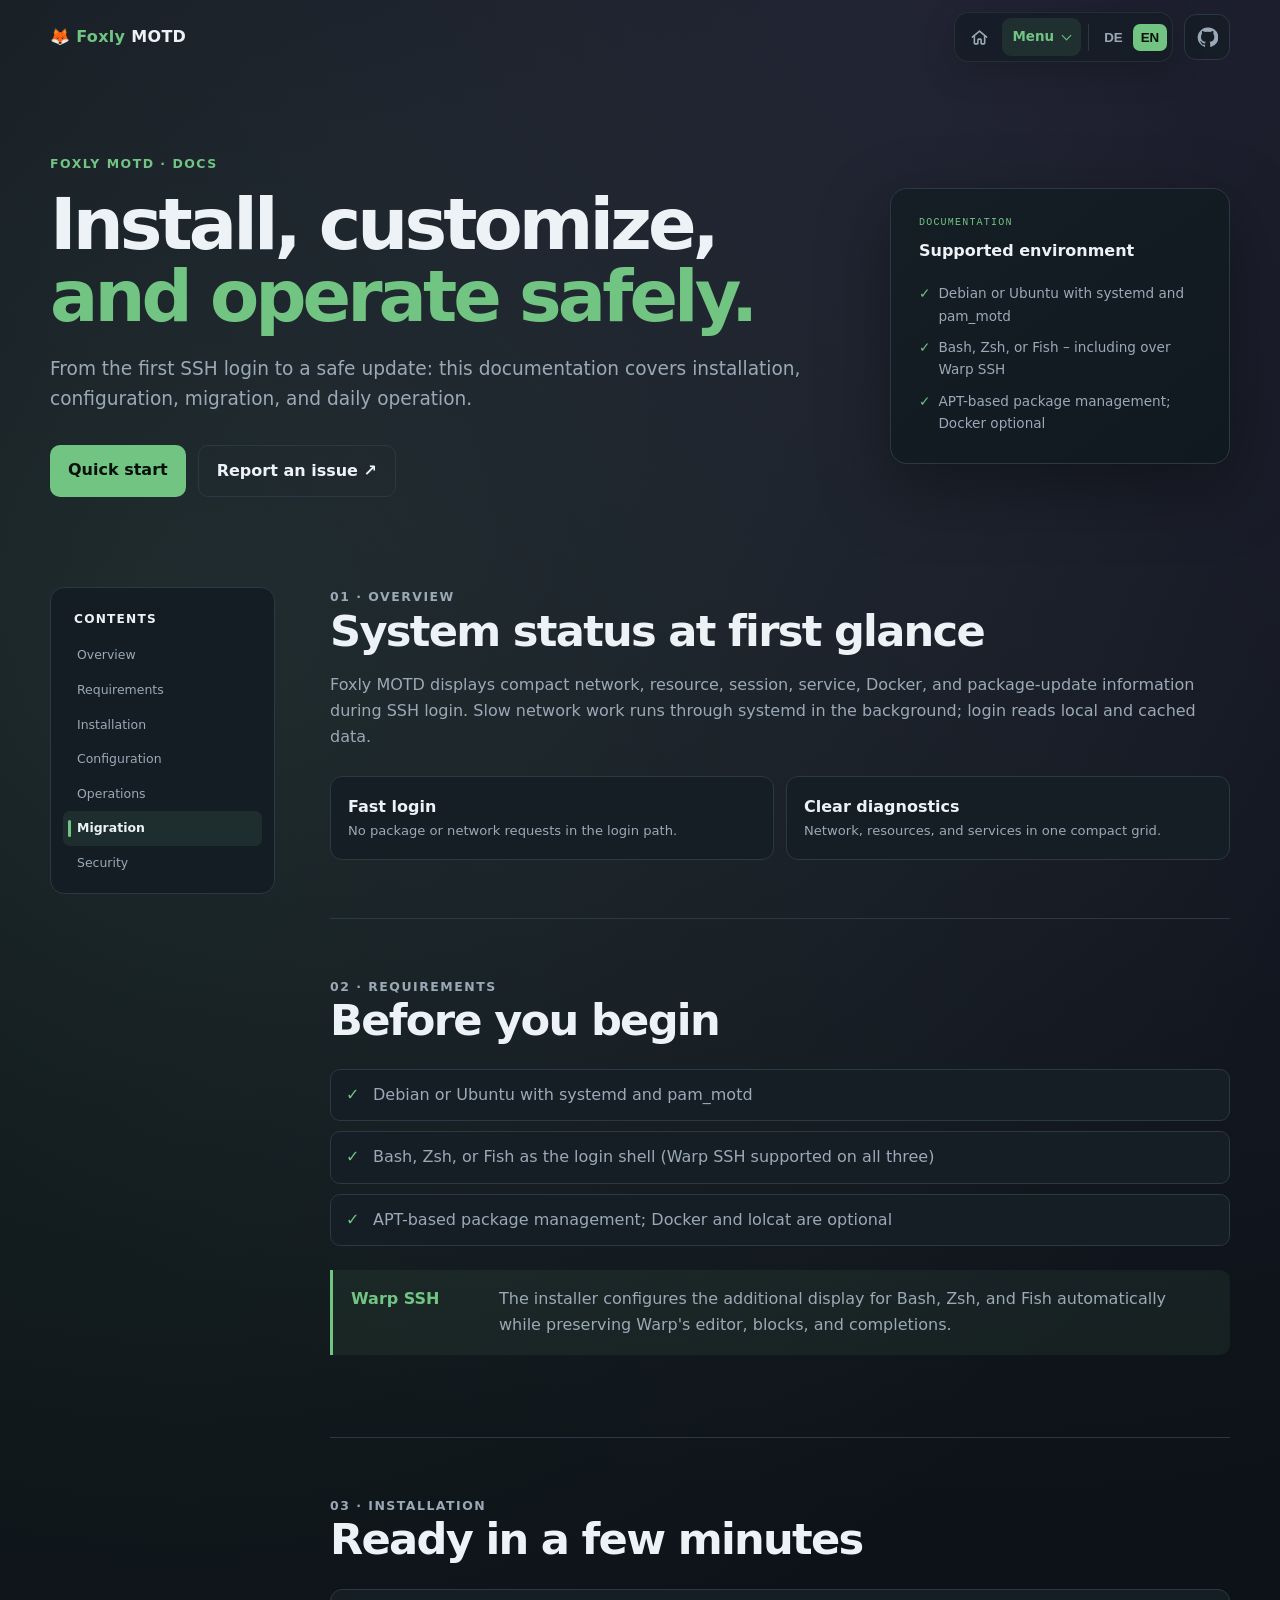
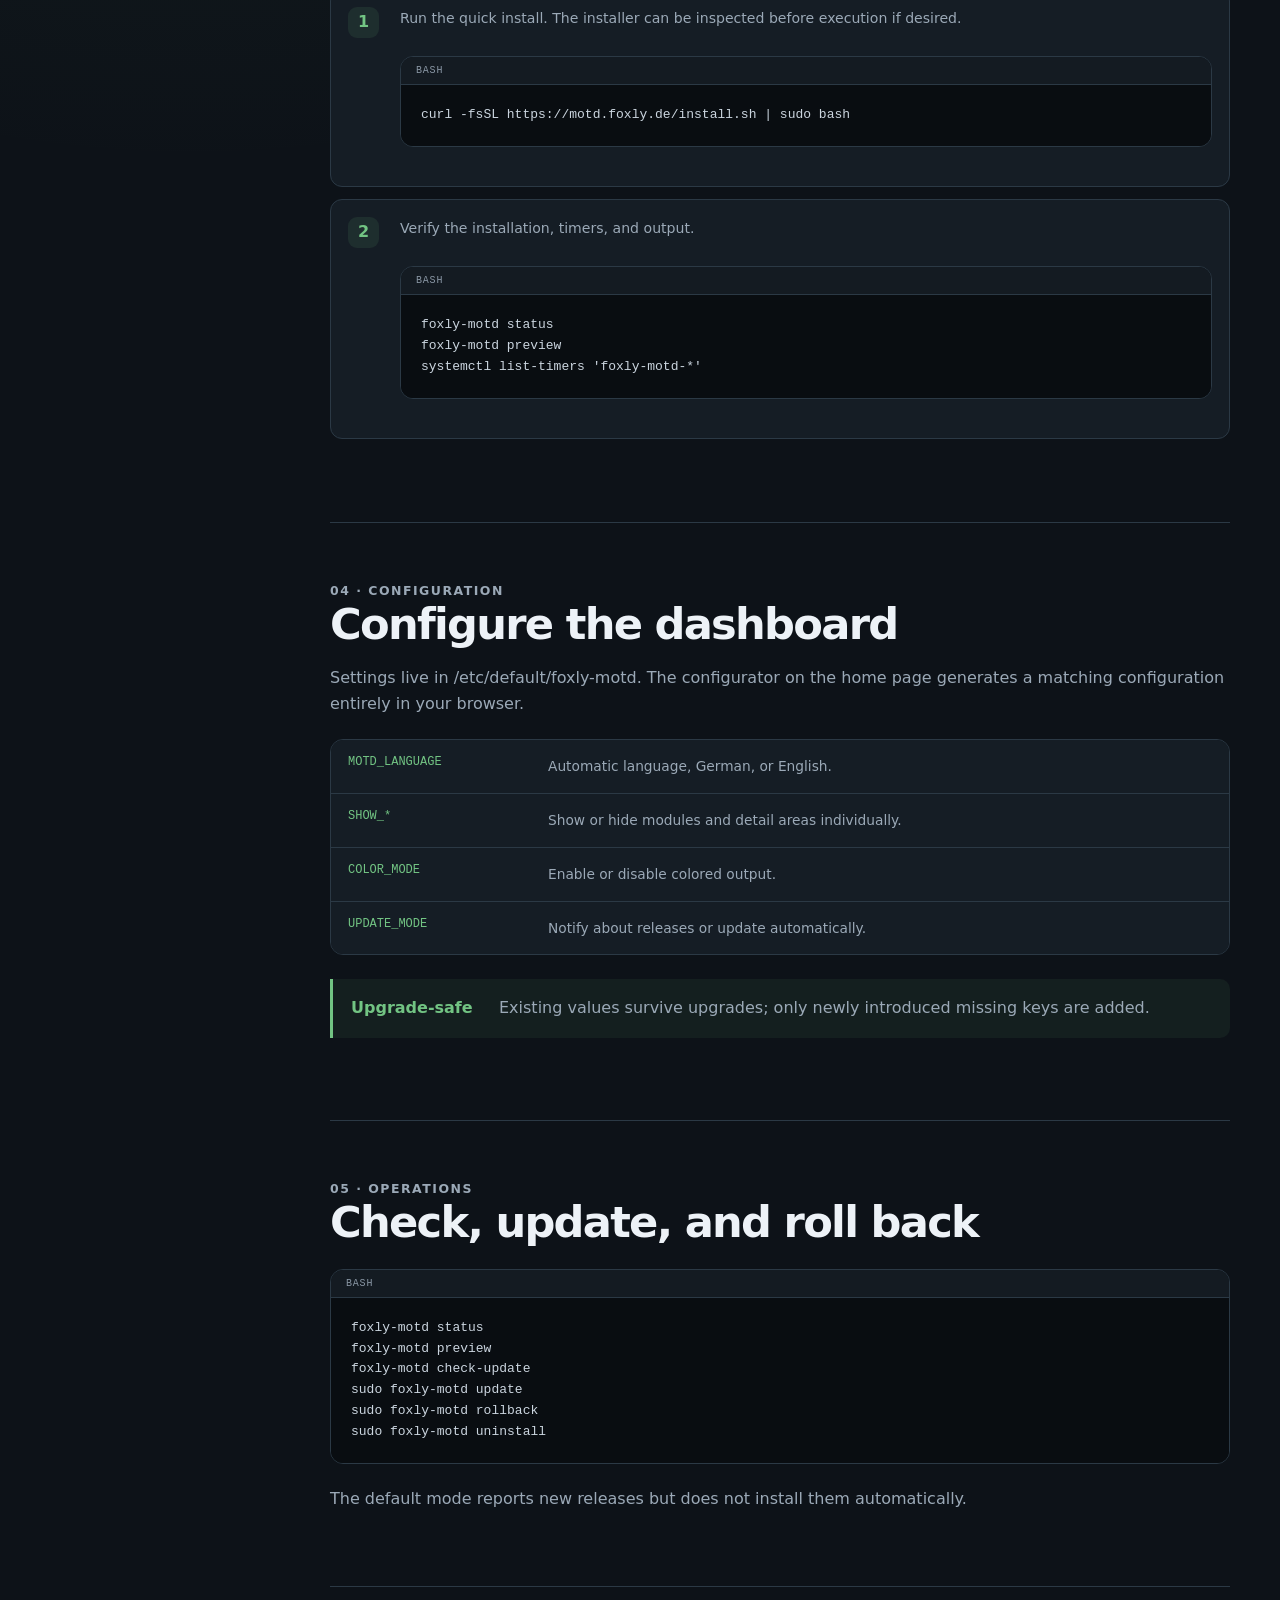
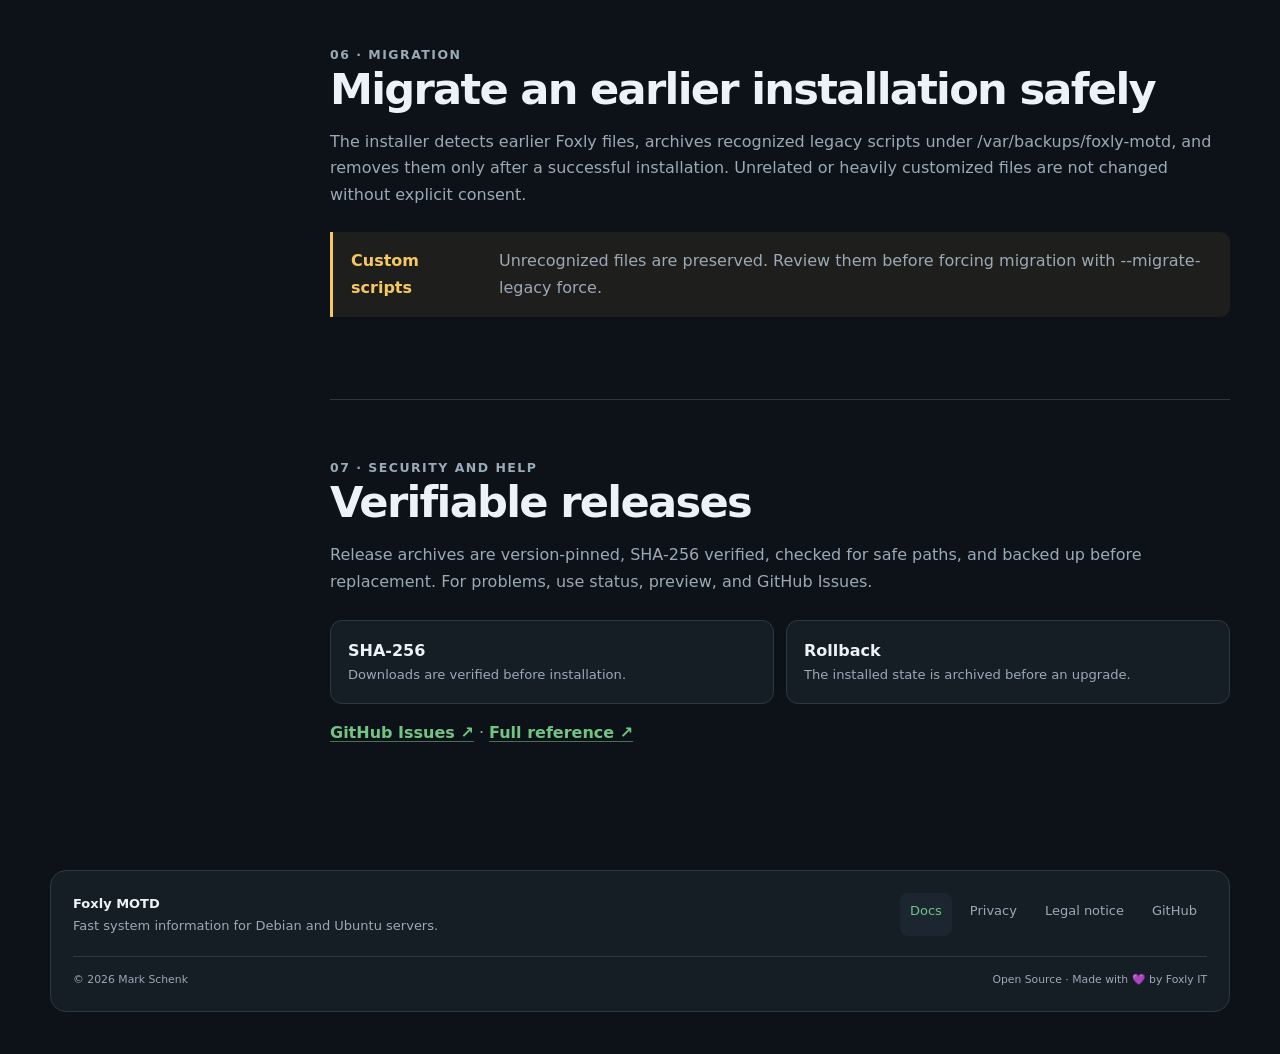
<file: docs/docs.html>
<!doctype html>
<html lang="de"><head><meta charset="utf-8"><meta name="viewport" content="width=device-width,initial-scale=1"><meta name="description" content="Foxly MOTD Dokumentation: Installation, Konfiguration, Migration, Betrieb und Updates."><meta name="theme-color" content="#0d1218"><link rel="canonical" href="https://motd.foxly.de/docs.html"><meta property="og:title" content="Foxly MOTD Dokumentation"><meta property="og:description" content="Installation, Konfiguration und Betrieb von Foxly MOTD."><meta property="og:type" content="website"><meta property="og:url" content="https://motd.foxly.de/docs.html"><title>Foxly MOTD Dokumentation</title><link rel="stylesheet" href="family-pages.css"></head>
<body data-title-de="Foxly MOTD Dokumentation" data-title-en="Foxly MOTD Documentation" data-description-de="Foxly MOTD Dokumentation: Installation, Konfiguration, Migration, Betrieb und Updates." data-description-en="Foxly MOTD documentation: installation, configuration, migration, operations, and updates."><a class="skip-link" href="#content">Zum Inhalt springen</a><div class="wrap">
<header class="topbar"><a class="brand" href="index.html">🦊 <span>Foxly</span> MOTD</a><div class="nav-group"><nav class="links" aria-label="Hauptnavigation"><a class="nav-home" href="index.html" aria-label="Startseite" title="Startseite"><svg viewBox="0 0 24 24" fill="none" stroke="currentColor" stroke-width="2" stroke-linecap="round" stroke-linejoin="round" aria-hidden="true"><path d="M3 11.5 12 4l9 7.5"/><path d="M5.5 10v9a1 1 0 0 0 1 1H9a1 1 0 0 0 1-1v-4a1 1 0 0 1 1-1h2a1 1 0 0 1 1 1v4a1 1 0 0 0 1 1h2.5a1 1 0 0 0 1-1v-9"/></svg></a><details class="nav-dropdown active"><summary aria-current="page" data-de="Menü" data-en="Menu">Menü</summary><div class="nav-dropdown-menu"><a href="index.html#features" data-de="Features" data-en="Features">Features</a><a href="index.html#project" data-de="Projekt" data-en="Project">Projekt</a><a href="index.html#configurator" data-de="Konfigurator" data-en="Configurator">Konfigurator</a><a href="index.html#install" data-de="Installation" data-en="Install">Installation</a><a class="active" href="docs.html" aria-current="page" data-de="Docs" data-en="Documentation">Docs</a><a href="https://rootguard.foxly.de/tools.html" data-de="Foxly Tools" data-en="Foxly tools">Foxly Tools</a></div></details><div class="language-switch" aria-label="Sprache"><button class="lang-button" data-language="de">DE</button><button class="lang-button" data-language="en">EN</button></div></nav><a class="github-button" href="https://github.com/foxly-it/foxly-motd" target="_blank" rel="noopener noreferrer" aria-label="Foxly MOTD auf GitHub"><svg viewBox="0 0 24 24" aria-hidden="true"><path d="M12 .7a11.3 11.3 0 0 0-3.6 22c.6.1.8-.2.8-.5v-2c-3.3.7-4-1.4-4-1.4-.5-1.4-1.3-1.8-1.3-1.8-1.1-.7.1-.7.1-.7 1.2.1 1.8 1.2 1.8 1.2 1.1 1.8 2.8 1.3 3.5 1 .1-.8.4-1.3.8-1.6-2.7-.3-5.5-1.3-5.5-5.9 0-1.3.5-2.4 1.2-3.2-.1-.3-.5-1.5.1-3.2 0 0 1-.3 3.3 1.2a11.4 11.4 0 0 1 6 0c2.3-1.5 3.3-1.2 3.3-1.2.6 1.7.2 2.9.1 3.2.8.8 1.2 1.9 1.2 3.2 0 4.6-2.8 5.6-5.5 5.9.4.4.8 1.1.8 2.2v3.3c0 .3.2.6.8.5A11.3 11.3 0 0 0 12 .7Z"/></svg></a></div></header>
<main id="content" class="manual"><section class="hero docs-hero">
<div><p class="eyebrow">Foxly MOTD · Docs</p><h1 data-de="Installieren, anpassen<br><em>und sicher betreiben.</em>" data-en="Install, customize,<br><em>and operate safely.</em>">Installieren, anpassen<br><em>und sicher betreiben.</em></h1><p class="lead" data-de="Von der ersten SSH-Anmeldung bis zum sicheren Update: Diese Dokumentation führt durch Installation, Konfiguration, Migration und täglichen Betrieb." data-en="From the first SSH login to a safe update: this documentation covers installation, configuration, migration, and daily operation.">Von der ersten SSH-Anmeldung bis zum sicheren Update: Diese Dokumentation führt durch Installation, Konfiguration, Migration und täglichen Betrieb.</p><div class="actions"><a class="button" href="#install" data-de="Schnellstart" data-en="Quick start">Schnellstart</a><a class="button secondary" href="https://github.com/foxly-it/foxly-motd/issues" target="_blank" rel="noopener noreferrer" data-de="Problem melden ↗" data-en="Report an issue ↗">Problem melden ↗</a></div></div>
<aside class="docs-status"><span data-de="DOKUMENTATION" data-en="DOCUMENTATION">DOKUMENTATION</span><strong data-de="Unterstützte Umgebung" data-en="Supported environment">Unterstützte Umgebung</strong><ul>
<li data-de="Debian oder Ubuntu mit systemd und pam_motd" data-en="Debian or Ubuntu with systemd and pam_motd">Debian oder Ubuntu mit systemd und pam_motd</li>
<li data-de="Bash, Zsh oder Fish – auch über Warp SSH" data-en="Bash, Zsh, or Fish – including over Warp SSH">Bash, Zsh oder Fish – auch über Warp SSH</li>
<li data-de="APT-basierte Paketverwaltung; Docker optional" data-en="APT-based package management; Docker optional">APT-basierte Paketverwaltung; Docker optional</li>
</ul></aside>
</section>
<div class="page-layout"><aside class="toc"><strong data-de="Inhalt" data-en="Contents">Inhalt</strong><a href="#overview" data-de="Überblick" data-en="Overview">Überblick</a><a href="#requirements" data-de="Voraussetzungen" data-en="Requirements">Voraussetzungen</a><a href="#install" data-de="Installation" data-en="Installation">Installation</a><a href="#config" data-de="Konfiguration" data-en="Configuration">Konfiguration</a><a href="#operations" data-de="Betrieb" data-en="Operations">Betrieb</a><a href="#migration" data-de="Migration" data-en="Migration">Migration</a><a href="#security" data-de="Sicherheit" data-en="Security">Sicherheit</a></aside><div class="content">
<section id="overview"><p class="eyebrow" data-de="01 · Überblick" data-en="01 · Overview">01 · Überblick</p><h2 data-de="Systemstatus beim ersten Blick" data-en="System status at first glance">Systemstatus beim ersten Blick</h2><p data-de="Foxly MOTD zeigt beim SSH-Login kompakte Systeminformationen zu Netzwerk, Ressourcen, Sitzung, Diensten, Docker und Paketupdates. Langsame Netzwerkabfragen laufen über systemd im Hintergrund; der Login liest lokale und gecachte Daten." data-en="Foxly MOTD displays compact network, resource, session, service, Docker, and package-update information during SSH login. Slow network work runs through systemd in the background; login reads local and cached data.">Foxly MOTD zeigt beim SSH-Login kompakte Systeminformationen.</p><div class="manual-cards"><article><b data-de="Schneller Login" data-en="Fast login">Schneller Login</b><span data-de="Keine Paket- oder Netzwerkanfragen im Login-Pfad." data-en="No package or network requests in the login path.">Keine Paket- oder Netzwerkanfragen im Login-Pfad.</span></article><article><b data-de="Klare Diagnose" data-en="Clear diagnostics">Klare Diagnose</b><span data-de="Netzwerk, Ressourcen und Dienste in einem kompakten Raster." data-en="Network, resources, and services in one compact grid.">Netzwerk, Ressourcen und Dienste in einem kompakten Raster.</span></article></div></section>
<section id="requirements"><p class="eyebrow" data-de="02 · Voraussetzungen" data-en="02 · Requirements">02 · Voraussetzungen</p><h2 data-de="Bevor du beginnst" data-en="Before you begin">Bevor du beginnst</h2><ul class="checklist">
<li data-de="Debian oder Ubuntu mit systemd und pam_motd" data-en="Debian or Ubuntu with systemd and pam_motd">Debian oder Ubuntu mit systemd und pam_motd</li>
<li data-de="Bash, Zsh oder Fish als Login-Shell (Warp SSH auf allen dreien unterstützt)" data-en="Bash, Zsh, or Fish as the login shell (Warp SSH supported on all three)">Bash, Zsh oder Fish als Login-Shell (Warp SSH auf allen dreien unterstützt)</li>
<li data-de="APT-basierte Paketverwaltung; Docker und lolcat optional" data-en="APT-based package management; Docker and lolcat are optional">APT-basierte Paketverwaltung; Docker und lolcat optional</li>
</ul><div class="manual-callout"><b>Warp SSH</b><span data-de="Der Installer richtet die zusätzliche Anzeige für Bash, Zsh und Fish automatisch ein und erhält Warps Eingabeeditor, Blöcke und Vervollständigung." data-en="The installer configures the additional display for Bash, Zsh, and Fish automatically while preserving Warp's editor, blocks, and completions.">Der Installer richtet die zusätzliche Anzeige für Bash, Zsh und Fish automatisch ein und erhält Warps Eingabeeditor, Blöcke und Vervollständigung.</span></div></section>
<section id="install"><p class="eyebrow" data-de="03 · Installation" data-en="03 · Installation">03 · Installation</p><h2 data-de="In wenigen Minuten startklar" data-en="Ready in a few minutes">In wenigen Minuten startklar</h2><ol class="steps">
<li><span>1</span><div><p data-de="Schnellinstallation ausführen. Der Installer kann bei Bedarf vor der Ausführung geprüft werden." data-en="Run the quick install. The installer can be inspected before execution if desired.">Schnellinstallation ausführen.</p><div class="code-block"><div>bash</div><pre><code>curl -fsSL https://motd.foxly.de/install.sh | sudo bash</code></pre></div></div></li>
<li><span>2</span><div><p data-de="Installation, Timer und Ausgabe prüfen." data-en="Verify the installation, timers, and output.">Installation, Timer und Ausgabe prüfen.</p><div class="code-block"><div>bash</div><pre><code>foxly-motd status
foxly-motd preview
systemctl list-timers 'foxly-motd-*'</code></pre></div></div></li>
</ol></section>
<section id="config"><p class="eyebrow" data-de="04 · Konfiguration" data-en="04 · Configuration">04 · Konfiguration</p><h2 data-de="Das Dashboard passend einstellen" data-en="Configure the dashboard">Das Dashboard passend einstellen</h2><p data-de="Die Einstellungen liegen unter /etc/default/foxly-motd. Der Konfigurator auf der Startseite erzeugt eine passende Konfiguration vollständig lokal im Browser." data-en="Settings live in /etc/default/foxly-motd. The configurator on the home page generates a matching configuration entirely in your browser.">Die Einstellungen liegen unter <code>/etc/default/foxly-motd</code>.</p><div class="manual-table"><div><code>MOTD_LANGUAGE</code><span data-de="Automatische Sprache, Deutsch oder Englisch." data-en="Automatic language, German, or English.">Automatische Sprache, Deutsch oder Englisch.</span></div><div><code>SHOW_*</code><span data-de="Module und Detailbereiche einzeln ein- oder ausblenden." data-en="Show or hide modules and detail areas individually.">Module und Detailbereiche einzeln ein- oder ausblenden.</span></div><div><code>COLOR_MODE</code><span data-de="Farbausgabe dauerhaft aktivieren oder deaktivieren." data-en="Enable or disable colored output.">Farbausgabe dauerhaft aktivieren oder deaktivieren.</span></div><div><code>UPDATE_MODE</code><span data-de="Über Releases informieren oder automatisch aktualisieren." data-en="Notify about releases or update automatically.">Über Releases informieren oder automatisch aktualisieren.</span></div></div><div class="manual-callout"><b data-de="Updatesicher" data-en="Upgrade-safe">Updatesicher</b><span data-de="Bestehende Werte bleiben bei Updates erhalten; nur neue fehlende Schlüssel werden ergänzt." data-en="Existing values survive upgrades; only newly introduced missing keys are added.">Bestehende Werte bleiben bei Updates erhalten.</span></div></section>
<section id="operations"><p class="eyebrow" data-de="05 · Betrieb" data-en="05 · Operations">05 · Betrieb</p><h2 data-de="Prüfen, aktualisieren, zurückrollen" data-en="Check, update, and roll back">Prüfen, aktualisieren, zurückrollen</h2><div class="code-block"><div>bash</div><pre><code>foxly-motd status
foxly-motd preview
foxly-motd check-update
sudo foxly-motd update
sudo foxly-motd rollback
sudo foxly-motd uninstall</code></pre></div><p data-de="Der Standardmodus informiert über neue Releases, installiert sie aber nicht automatisch." data-en="The default mode reports new releases but does not install them automatically.">Der Standardmodus informiert über neue Releases.</p></section>
<section id="migration"><p class="eyebrow" data-de="06 · Migration" data-en="06 · Migration">06 · Migration</p><h2 data-de="Alte Installation sicher übernehmen" data-en="Migrate an earlier installation safely">Alte Installation sicher übernehmen</h2><p data-de="Der Installer erkennt frühere Foxly-Dateien, archiviert erkannte Legacy-Skripte unter /var/backups/foxly-motd und entfernt sie erst nach erfolgreicher Installation. Fremde oder stark angepasste Dateien werden nicht ungefragt verändert." data-en="The installer detects earlier Foxly files, archives recognized legacy scripts under /var/backups/foxly-motd, and removes them only after a successful installation. Unrelated or heavily customized files are not changed without explicit consent.">Der Installer sichert erkannte Legacy-Skripte vor der Migration.</p><div class="manual-callout warning"><b data-de="Eigene Skripte" data-en="Custom scripts">Eigene Skripte</b><span data-de="Nicht erkannte Dateien bleiben erhalten. Prüfe sie vor einer erzwungenen Migration mit --migrate-legacy force." data-en="Unrecognized files are preserved. Review them before forcing migration with --migrate-legacy force.">Nicht erkannte Dateien bleiben erhalten. Prüfe sie vor einer erzwungenen Migration mit <code>--migrate-legacy force</code>.</span></div></section>
<section id="security"><p class="eyebrow" data-de="07 · Sicherheit und Hilfe" data-en="07 · Security and help">07 · Sicherheit und Hilfe</p><h2 data-de="Nachvollziehbare Releases" data-en="Verifiable releases">Nachvollziehbare Releases</h2><p data-de="Release-Archive werden versionsgenau geladen, per SHA-256 geprüft, auf sichere Pfade kontrolliert und vor dem Austausch gesichert. Bei Problemen helfen Status, Vorschau und die GitHub-Issues." data-en="Release archives are version-pinned, SHA-256 verified, checked for safe paths, and backed up before replacement. For problems, use status, preview, and GitHub Issues.">Release-Archive werden geprüft und vor dem Austausch gesichert.</p><div class="manual-cards"><article><b>SHA-256</b><span data-de="Downloads werden vor der Installation geprüft." data-en="Downloads are verified before installation.">Downloads werden vor der Installation geprüft.</span></article><article><b>Rollback</b><span data-de="Vor einem Upgrade wird der installierte Stand archiviert." data-en="The installed state is archived before an upgrade.">Vor einem Upgrade wird der installierte Stand archiviert.</span></article></div><p><a href="https://github.com/foxly-it/foxly-motd/issues" target="_blank" rel="noopener noreferrer">GitHub Issues ↗</a> · <a href="https://github.com/foxly-it/foxly-motd#readme" target="_blank" rel="noopener noreferrer" data-de="Vollständige Referenz ↗" data-en="Full reference ↗">Vollständige Referenz ↗</a></p></section>
</div></div></main>
<footer class="footer"><div><strong>Foxly MOTD</strong><span data-de="Schnelle Systeminformationen für Debian- und Ubuntu-Server." data-en="Fast system information for Debian and Ubuntu servers.">Schnelle Systeminformationen für Debian- und Ubuntu-Server.</span></div><nav class="footer-links"><a href="docs.html" aria-current="page">Docs</a><a href="privacy.html" data-de="Datenschutz" data-en="Privacy">Datenschutz</a><a href="imprint.html" data-de="Impressum" data-en="Legal notice">Impressum</a><a href="https://github.com/foxly-it/foxly-motd">GitHub</a></nav><small><span>© <span id="copyright-year"></span> Mark Schenk</span><span>Open Source · Made with 💜 by Foxly IT</span></small></footer></div><script src="family-pages.js"></script></body></html>
</file>
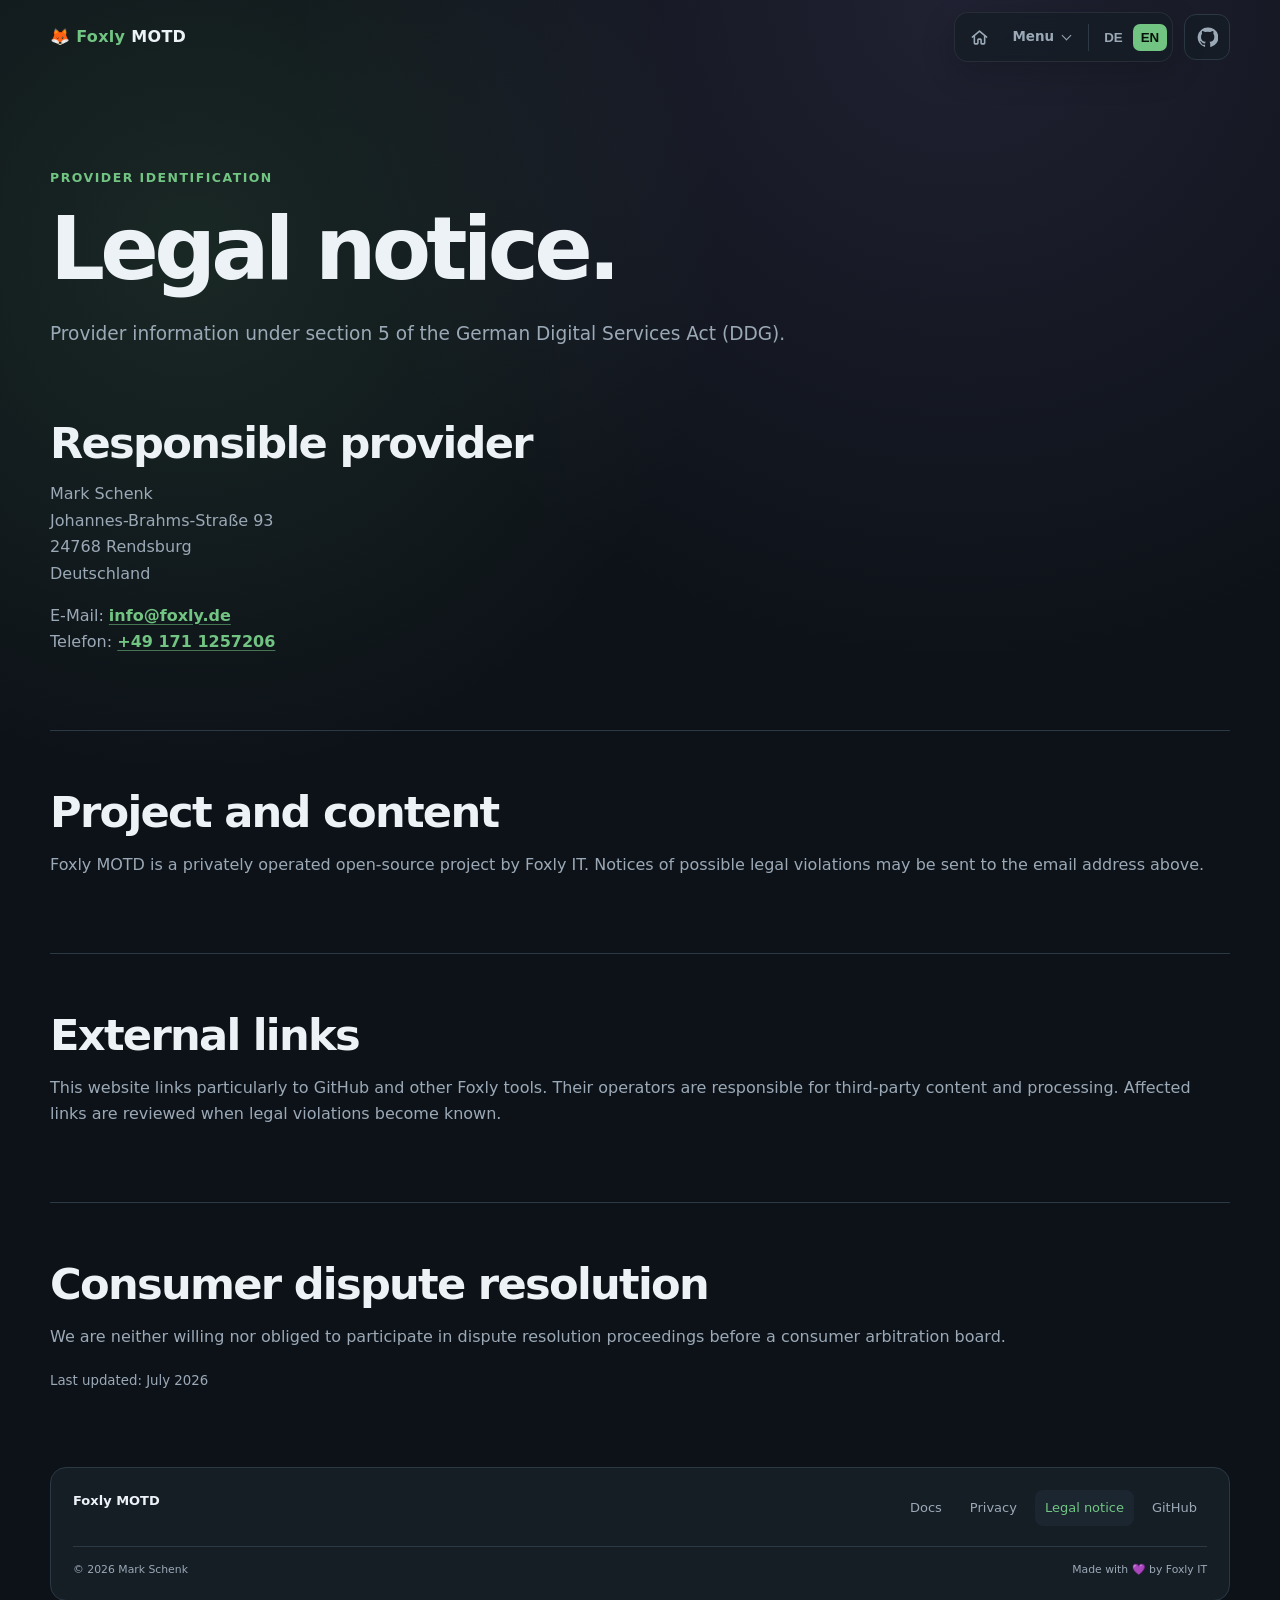
<file: docs/imprint.html>
<!doctype html><html lang="de"><head><meta charset="utf-8"><meta name="viewport" content="width=device-width,initial-scale=1"><meta name="description" content="Impressum der Foxly-MOTD-Projektwebsite."><meta name="theme-color" content="#0d1218"><link rel="canonical" href="https://motd.foxly.de/imprint.html"><title>Impressum · Foxly MOTD</title><link rel="stylesheet" href="family-pages.css"></head>
<body data-title-de="Impressum · Foxly MOTD" data-title-en="Legal notice · Foxly MOTD"><a class="skip-link" href="#content">Zum Inhalt springen</a><div class="wrap">
<header class="topbar"><a class="brand" href="index.html">🦊 <span>Foxly</span> MOTD</a><div class="nav-group"><nav class="links" aria-label="Hauptnavigation"><a class="nav-home" href="index.html" aria-label="Startseite" title="Startseite"><svg viewBox="0 0 24 24" fill="none" stroke="currentColor" stroke-width="2" stroke-linecap="round" stroke-linejoin="round" aria-hidden="true"><path d="M3 11.5 12 4l9 7.5"/><path d="M5.5 10v9a1 1 0 0 0 1 1H9a1 1 0 0 0 1-1v-4a1 1 0 0 1 1-1h2a1 1 0 0 1 1 1v4a1 1 0 0 0 1 1h2.5a1 1 0 0 0 1-1v-9"/></svg></a><details class="nav-dropdown"><summary data-de="Menü" data-en="Menu">Menü</summary><div class="nav-dropdown-menu"><a href="index.html#features" data-de="Features" data-en="Features">Features</a><a href="index.html#project" data-de="Projekt" data-en="Project">Projekt</a><a href="index.html#configurator" data-de="Konfigurator" data-en="Configurator">Konfigurator</a><a href="index.html#install" data-de="Installation" data-en="Install">Installation</a><a href="docs.html" data-de="Docs" data-en="Documentation">Docs</a><a href="https://rootguard.foxly.de/tools.html" data-de="Foxly Tools" data-en="Foxly tools">Foxly Tools</a></div></details><div class="language-switch"><button class="lang-button" data-language="de">DE</button><button class="lang-button" data-language="en">EN</button></div></nav><a class="github-button" href="https://github.com/foxly-it/foxly-motd" aria-label="Foxly MOTD auf GitHub"><svg viewBox="0 0 24 24"><path d="M12 .7a11.3 11.3 0 0 0-3.6 22c.6.1.8-.2.8-.5v-2c-3.3.7-4-1.4-4-1.4-.5-1.4-1.3-1.8-1.3-1.8-1.1-.7.1-.7.1-.7 1.2.1 1.8 1.2 1.8 1.2 1.1 1.8 2.8 1.3 3.5 1 .1-.8.4-1.3.8-1.6-2.7-.3-5.5-1.3-5.5-5.9 0-1.3.5-2.4 1.2-3.2-.1-.3-.5-1.5.1-3.2 0 0 1-.3 3.3 1.2a11.4 11.4 0 0 1 6 0c2.3-1.5 3.3-1.2 3.3-1.2.6 1.7.2 2.9.1 3.2.8.8 1.2 1.9 1.2 3.2 0 4.6-2.8 5.6-5.5 5.9.4.4.8 1.1.8 2.2v3.3c0 .3.2.6.8.5A11.3 11.3 0 0 0 12 .7Z"/></svg></a></div></header>
<main id="content"><section class="hero"><p class="eyebrow" data-de="Anbieterkennzeichnung" data-en="Provider identification">Anbieterkennzeichnung</p><h1 data-de="Impressum." data-en="Legal notice.">Impressum.</h1><p class="lead" data-de="Angaben gemäß § 5 Digitale-Dienste-Gesetz (DDG)." data-en="Provider information under section 5 of the German Digital Services Act (DDG).">Angaben gemäß § 5 Digitale-Dienste-Gesetz (DDG).</p></section><div class="content">
<section><h2 data-de="Verantwortlicher Anbieter" data-en="Responsible provider">Verantwortlicher Anbieter</h2><address>Mark Schenk<br>Johannes-Brahms-Straße 93<br>24768 Rendsburg<br>Deutschland</address><p>E-Mail: <a href="mailto:info@foxly.de">info@foxly.de</a><br>Telefon: <a href="tel:+491711257206">+49 171 1257206</a></p></section>
<section><h2 data-de="Projekt und Inhalte" data-en="Project and content">Projekt und Inhalte</h2><p data-de="Foxly MOTD ist ein privat betriebenes Open-Source-Projekt von Foxly IT. Hinweise auf mögliche Rechtsverletzungen können an die oben genannte E-Mail-Adresse gesendet werden." data-en="Foxly MOTD is a privately operated open-source project by Foxly IT. Notices of possible legal violations may be sent to the email address above.">Foxly MOTD ist ein privat betriebenes Open-Source-Projekt von Foxly IT.</p></section>
<section><h2 data-de="Externe Links" data-en="External links">Externe Links</h2><p data-de="Diese Website verweist insbesondere auf GitHub und weitere Foxly-Tools. Für fremde Inhalte und Datenverarbeitung sind die jeweiligen Betreiber verantwortlich. Betroffene Links werden bei bekannt gewordenen Rechtsverletzungen geprüft." data-en="This website links particularly to GitHub and other Foxly tools. Their operators are responsible for third-party content and processing. Affected links are reviewed when legal violations become known.">Für externe Angebote sind deren Betreiber verantwortlich.</p></section>
<section><h2 data-de="Verbraucherstreitbeilegung" data-en="Consumer dispute resolution">Verbraucherstreitbeilegung</h2><p data-de="Wir sind nicht bereit oder verpflichtet, an Streitbeilegungsverfahren vor einer Verbraucherschlichtungsstelle teilzunehmen." data-en="We are neither willing nor obliged to participate in dispute resolution proceedings before a consumer arbitration board.">Wir nehmen nicht an Streitbeilegungsverfahren vor einer Verbraucherschlichtungsstelle teil.</p><p><small data-de="Stand: Juli 2026" data-en="Last updated: July 2026">Stand: Juli 2026</small></p></section></div></main>
<footer class="footer"><div><strong>Foxly MOTD</strong></div><nav class="footer-links"><a href="docs.html">Docs</a><a href="privacy.html" data-de="Datenschutz" data-en="Privacy">Datenschutz</a><a href="imprint.html" aria-current="page" data-de="Impressum" data-en="Legal notice">Impressum</a><a href="https://github.com/foxly-it/foxly-motd">GitHub</a></nav><small><span>© <span id="copyright-year"></span> Mark Schenk</span><span>Made with 💜 by Foxly IT</span></small></footer></div><script src="family-pages.js"></script></body></html>
</file>
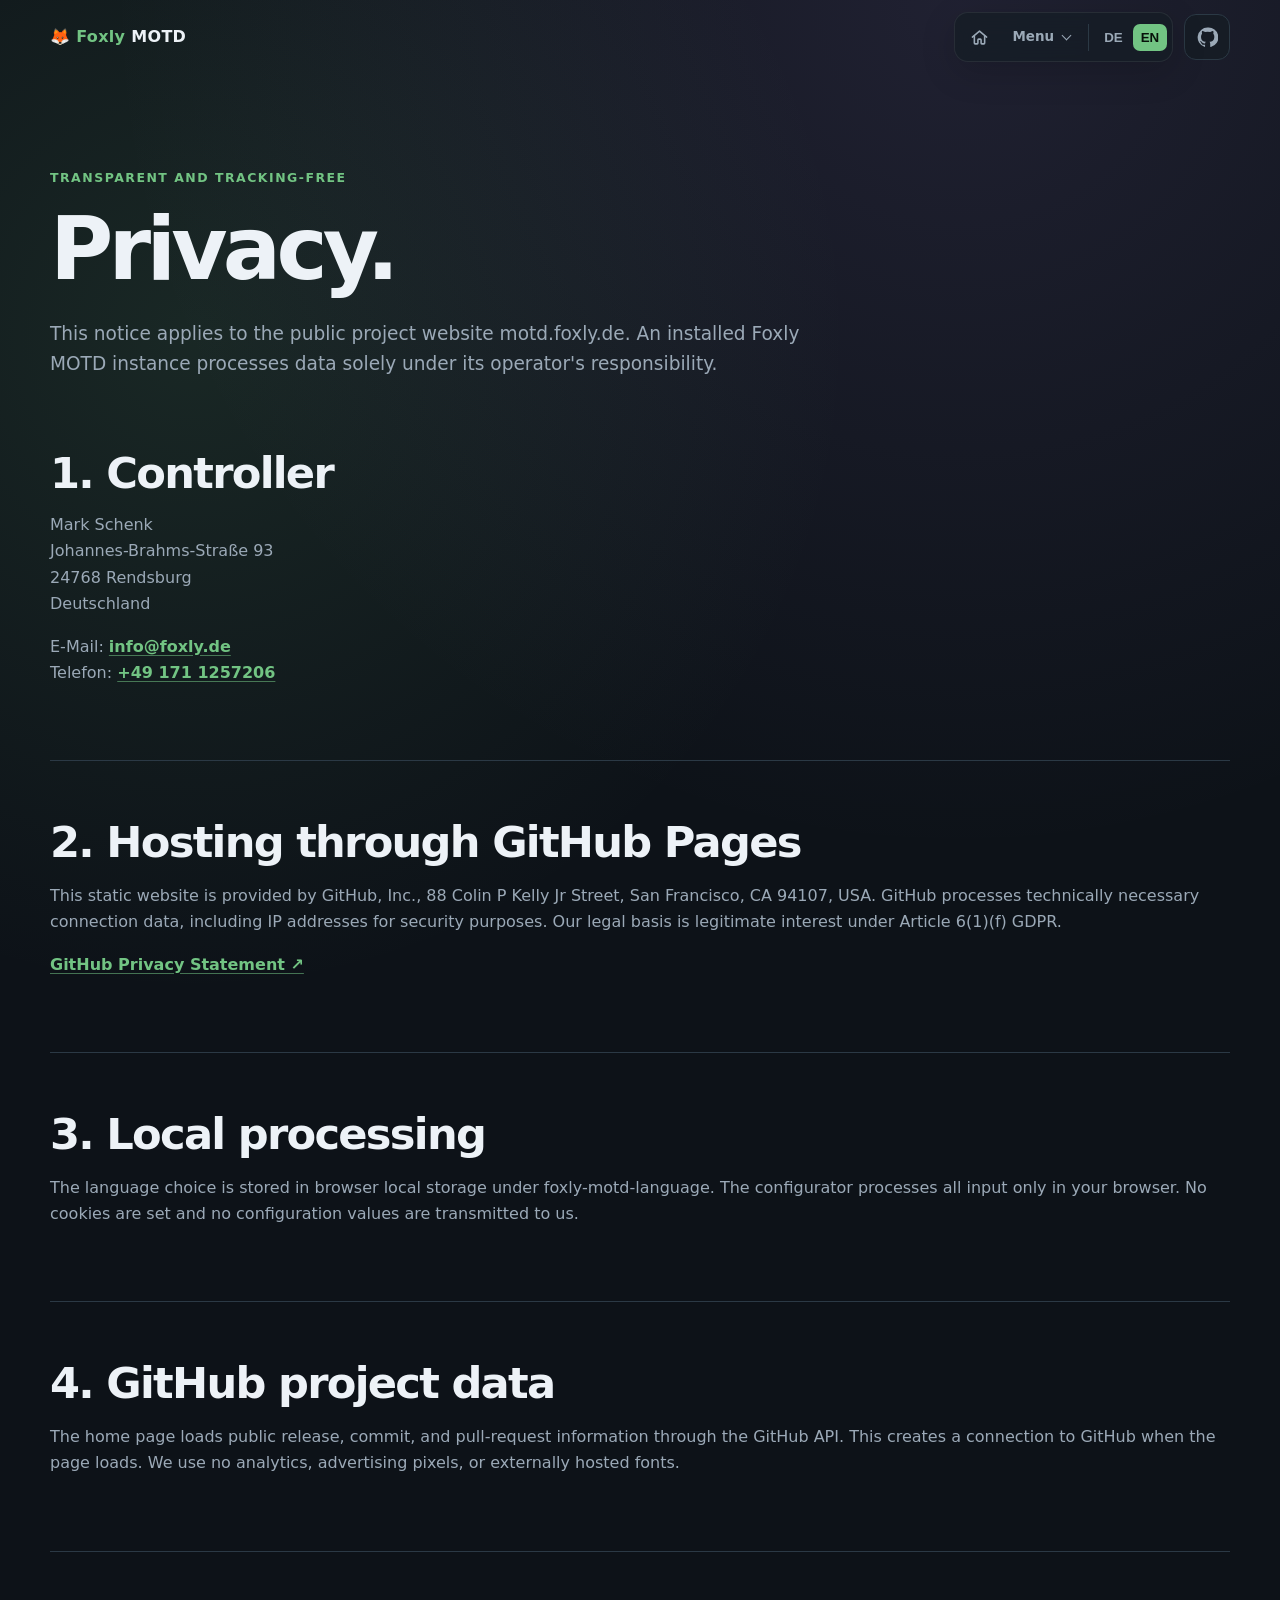
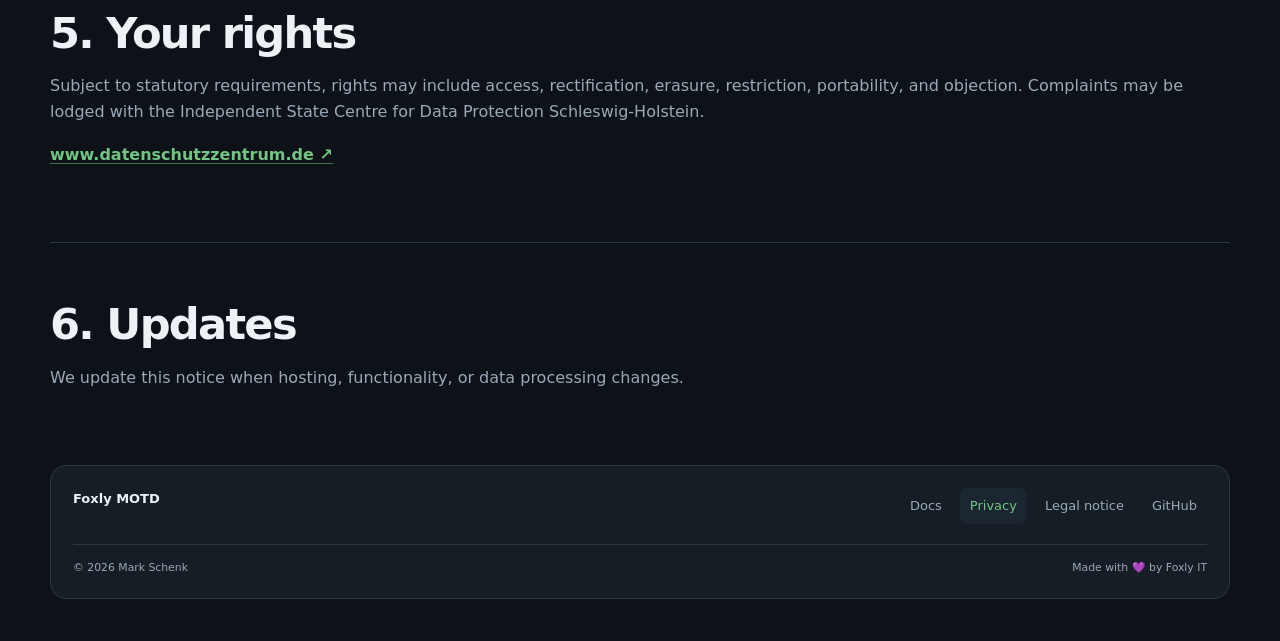
<file: docs/privacy.html>
<!doctype html><html lang="de"><head><meta charset="utf-8"><meta name="viewport" content="width=device-width,initial-scale=1"><meta name="description" content="Datenschutzerklärung für die Foxly-MOTD-Projektwebsite."><meta name="theme-color" content="#0d1218"><link rel="canonical" href="https://motd.foxly.de/privacy.html"><title>Datenschutz · Foxly MOTD</title><link rel="stylesheet" href="family-pages.css"></head>
<body data-title-de="Datenschutz · Foxly MOTD" data-title-en="Privacy · Foxly MOTD"><a class="skip-link" href="#content">Zum Inhalt springen</a><div class="wrap">
<header class="topbar"><a class="brand" href="index.html">🦊 <span>Foxly</span> MOTD</a><div class="nav-group"><nav class="links" aria-label="Hauptnavigation"><a class="nav-home" href="index.html" aria-label="Startseite" title="Startseite"><svg viewBox="0 0 24 24" fill="none" stroke="currentColor" stroke-width="2" stroke-linecap="round" stroke-linejoin="round" aria-hidden="true"><path d="M3 11.5 12 4l9 7.5"/><path d="M5.5 10v9a1 1 0 0 0 1 1H9a1 1 0 0 0 1-1v-4a1 1 0 0 1 1-1h2a1 1 0 0 1 1 1v4a1 1 0 0 0 1 1h2.5a1 1 0 0 0 1-1v-9"/></svg></a><details class="nav-dropdown"><summary data-de="Menü" data-en="Menu">Menü</summary><div class="nav-dropdown-menu"><a href="index.html#features" data-de="Features" data-en="Features">Features</a><a href="index.html#project" data-de="Projekt" data-en="Project">Projekt</a><a href="index.html#configurator" data-de="Konfigurator" data-en="Configurator">Konfigurator</a><a href="index.html#install" data-de="Installation" data-en="Install">Installation</a><a href="docs.html" data-de="Docs" data-en="Documentation">Docs</a><a href="https://rootguard.foxly.de/tools.html" data-de="Foxly Tools" data-en="Foxly tools">Foxly Tools</a></div></details><div class="language-switch"><button class="lang-button" data-language="de">DE</button><button class="lang-button" data-language="en">EN</button></div></nav><a class="github-button" href="https://github.com/foxly-it/foxly-motd" aria-label="Foxly MOTD auf GitHub"><svg viewBox="0 0 24 24"><path d="M12 .7a11.3 11.3 0 0 0-3.6 22c.6.1.8-.2.8-.5v-2c-3.3.7-4-1.4-4-1.4-.5-1.4-1.3-1.8-1.3-1.8-1.1-.7.1-.7.1-.7 1.2.1 1.8 1.2 1.8 1.2 1.1 1.8 2.8 1.3 3.5 1 .1-.8.4-1.3.8-1.6-2.7-.3-5.5-1.3-5.5-5.9 0-1.3.5-2.4 1.2-3.2-.1-.3-.5-1.5.1-3.2 0 0 1-.3 3.3 1.2a11.4 11.4 0 0 1 6 0c2.3-1.5 3.3-1.2 3.3-1.2.6 1.7.2 2.9.1 3.2.8.8 1.2 1.9 1.2 3.2 0 4.6-2.8 5.6-5.5 5.9.4.4.8 1.1.8 2.2v3.3c0 .3.2.6.8.5A11.3 11.3 0 0 0 12 .7Z"/></svg></a></div></header>
<main id="content"><section class="hero"><p class="eyebrow" data-de="Transparent und ohne Tracking" data-en="Transparent and tracking-free">Transparent und ohne Tracking</p><h1 data-de="Datenschutz." data-en="Privacy.">Datenschutz.</h1><p class="lead" data-de="Diese Erklärung gilt für die öffentliche Projektwebsite motd.foxly.de. Eine installierte Foxly-MOTD-Instanz verarbeitet ausschließlich Daten unter Verantwortung ihres Betreibers." data-en="This notice applies to the public project website motd.foxly.de. An installed Foxly MOTD instance processes data solely under its operator's responsibility.">Diese Erklärung gilt für die öffentliche Projektwebsite motd.foxly.de.</p></section><div class="content">
<section><h2 data-de="1. Verantwortlicher" data-en="1. Controller">1. Verantwortlicher</h2><address>Mark Schenk<br>Johannes-Brahms-Straße 93<br>24768 Rendsburg<br>Deutschland</address><p>E-Mail: <a href="mailto:info@foxly.de">info@foxly.de</a><br>Telefon: <a href="tel:+491711257206">+49 171 1257206</a></p></section>
<section><h2 data-de="2. Hosting über GitHub Pages" data-en="2. Hosting through GitHub Pages">2. Hosting über GitHub Pages</h2><p data-de="Diese statische Website wird durch GitHub, Inc., 88 Colin P Kelly Jr Street, San Francisco, CA 94107, USA, bereitgestellt. Beim Abruf verarbeitet GitHub technisch erforderliche Verbindungsdaten, insbesondere IP-Adressen zu Sicherheitszwecken. Grundlage der Bereitstellung ist unser berechtigtes Interesse gemäß Art. 6 Abs. 1 lit. f DSGVO." data-en="This static website is provided by GitHub, Inc., 88 Colin P Kelly Jr Street, San Francisco, CA 94107, USA. GitHub processes technically necessary connection data, including IP addresses for security purposes. Our legal basis is legitimate interest under Article 6(1)(f) GDPR.">Diese statische Website wird über GitHub Pages bereitgestellt.</p><p><a href="https://docs.github.com/en/site-policy/privacy-policies/github-general-privacy-statement">GitHub Privacy Statement ↗</a></p></section>
<section><h2 data-de="3. Lokale Verarbeitung" data-en="3. Local processing">3. Lokale Verarbeitung</h2><p data-de="Die Sprachauswahl wird unter foxly-motd-language im lokalen Speicher des Browsers abgelegt. Der Konfigurator verarbeitet alle Eingaben ausschließlich im Browser. Es werden keine Cookies gesetzt und keine Konfigurationswerte an uns übertragen." data-en="The language choice is stored in browser local storage under foxly-motd-language. The configurator processes all input only in your browser. No cookies are set and no configuration values are transmitted to us.">Die Sprachauswahl und der Konfigurator arbeiten ausschließlich lokal im Browser.</p></section>
<section><h2 data-de="4. GitHub-Projektdaten" data-en="4. GitHub project data">4. GitHub-Projektdaten</h2><p data-de="Die Startseite lädt öffentliche Release-, Commit- und Pull-Request-Informationen über die GitHub-API. Dadurch entsteht beim Seitenaufruf eine Verbindung zu GitHub. Wir verwenden keine Webanalyse, Werbe-Pixel oder extern geladenen Schriftarten." data-en="The home page loads public release, commit, and pull-request information through the GitHub API. This creates a connection to GitHub when the page loads. We use no analytics, advertising pixels, or externally hosted fonts.">Die Startseite lädt öffentliche Projektdaten über die GitHub-API.</p></section>
<section><h2 data-de="5. Deine Rechte" data-en="5. Your rights">5. Deine Rechte</h2><p data-de="Im Rahmen der gesetzlichen Voraussetzungen bestehen insbesondere Rechte auf Auskunft, Berichtigung, Löschung, Einschränkung, Datenübertragbarkeit und Widerspruch. Beschwerden sind beim Unabhängigen Landeszentrum für Datenschutz Schleswig-Holstein möglich." data-en="Subject to statutory requirements, rights may include access, rectification, erasure, restriction, portability, and objection. Complaints may be lodged with the Independent State Centre for Data Protection Schleswig-Holstein.">Es gelten die gesetzlichen Datenschutzrechte.</p><p><a href="https://www.datenschutzzentrum.de/">www.datenschutzzentrum.de ↗</a></p></section>
<section><h2 data-de="6. Aktualität" data-en="6. Updates">6. Aktualität</h2><p data-de="Wir aktualisieren diese Erklärung bei Änderungen an Hosting, Funktionen oder Datenverarbeitung." data-en="We update this notice when hosting, functionality, or data processing changes.">Stand: Juli 2026</p></section></div></main>
<footer class="footer"><div><strong>Foxly MOTD</strong></div><nav class="footer-links"><a href="docs.html">Docs</a><a href="privacy.html" aria-current="page" data-de="Datenschutz" data-en="Privacy">Datenschutz</a><a href="imprint.html" data-de="Impressum" data-en="Legal notice">Impressum</a><a href="https://github.com/foxly-it/foxly-motd">GitHub</a></nav><small><span>© <span id="copyright-year"></span> Mark Schenk</span><span>Made with 💜 by Foxly IT</span></small></footer></div><script src="family-pages.js"></script></body></html>
</file>
<file: docs/family-pages.css>
:root{--bg:#0d1218;--panel:#151d25;--soft:#1b2631;--border:#2b3945;--text:#edf2f7;--muted:#9ba9b7;--green:#72c483;--purple:#a98bea;--yellow:#f6c85f;--shadow:0 24px 70px rgba(0,0,0,.35)}
*{box-sizing:border-box}html{scroll-behavior:smooth}body{margin:0;background:radial-gradient(circle at 75% 0,rgba(169,139,234,.12),transparent 35%),radial-gradient(circle at 15% 15%,rgba(114,196,131,.12),transparent 30%),var(--bg);color:var(--text);font:16px/1.65 Inter,ui-sans-serif,system-ui,-apple-system,BlinkMacSystemFont,"Segoe UI",sans-serif}.wrap{width:min(1180px,calc(100% - 40px));margin:auto}.skip-link{position:fixed;z-index:20;top:10px;left:10px;transform:translateY(-150%);padding:9px 13px;border-radius:8px;background:var(--green);color:#07110a;font-weight:800}.skip-link:focus{transform:none}.topbar{min-height:74px;display:flex;align-items:center;justify-content:space-between;gap:20px}.brand{color:var(--text);font-weight:800;letter-spacing:.02em;text-decoration:none}.brand span{color:var(--green)}.nav-group,.links,.language-switch{display:flex;align-items:center;gap:10px}.links{padding:4px;border:1px solid var(--border);border-radius:12px;background:rgba(21,29,37,.78)}.links a{padding:7px 10px;border-radius:8px;color:var(--muted);text-decoration:none}.links a:hover,.links a.active{background:var(--soft);color:var(--green)}.lang-button{border:0;border-radius:7px;background:transparent;color:var(--muted);padding:6px 9px;cursor:pointer;font-weight:800}.lang-button.active{background:var(--green);color:#07110a}.github-button{display:grid;width:46px;height:46px;flex:0 0 46px;place-items:center;border:1px solid var(--border);border-radius:12px;background:rgba(21,29,37,.78);color:var(--muted);text-decoration:none}.github-button:hover{background:var(--soft);color:var(--green)}.github-button svg{width:21px;height:21px;fill:currentColor}.hero{padding:82px 0 52px}.eyebrow{color:var(--green);font-size:.78rem;font-weight:800;letter-spacing:.12em;text-transform:uppercase}h1{max-width:850px;margin:.2em 0 .3em;font-size:clamp(2.8rem,7vw,5.4rem);line-height:1;letter-spacing:-.055em}h1 em{color:var(--green);font-style:normal}.lead{max-width:760px;color:var(--muted);font-size:1.16rem}.page-layout{display:grid;grid-template-columns:230px minmax(0,1fr);gap:34px;padding:18px 0 80px}.toc{position:sticky;top:20px;align-self:start;padding:18px;border:1px solid var(--border);border-radius:14px;background:var(--panel)}.toc strong{display:block;margin-bottom:10px}.toc a{display:block;padding:7px 8px;border-radius:7px;color:var(--muted);text-decoration:none}.toc a:hover{background:var(--soft);color:var(--green)}.content{display:grid;gap:16px}.content section{scroll-margin-top:20px;padding:27px;border:1px solid var(--border);border-radius:15px;background:linear-gradient(145deg,var(--panel),#111820)}h2{margin:0 0 10px;font-size:clamp(1.45rem,3vw,2.15rem);letter-spacing:-.025em}h3{margin:1.3em 0 .35em}.content p,.content li{color:var(--muted)}.content a{color:var(--green)}pre{overflow:auto;margin:16px 0 0;padding:18px;border:1px solid var(--border);border-radius:10px;background:#090d11;color:#cbd5df;font:13px/1.6 "SFMono-Regular",Consolas,monospace}.note{padding:14px 16px;border-left:3px solid var(--purple);background:rgba(169,139,234,.08)}address{color:var(--muted);font-style:normal}.footer{display:grid;grid-template-columns:1fr auto;gap:18px;margin:0 0 42px;padding:22px;border:1px solid var(--border);border-radius:16px;background:var(--panel);color:var(--muted);font-size:13px}.footer>div{display:grid}.footer strong{color:var(--text)}.footer-links{display:flex;gap:8px;flex-wrap:wrap}.footer-links a{padding:7px 10px;border-radius:8px;color:var(--muted);text-decoration:none}.footer-links a:hover,.footer-links a[aria-current=page]{background:var(--soft);color:var(--green)}.footer small{display:flex;grid-column:1/-1;justify-content:space-between;flex-wrap:wrap;gap:8px;margin-top:2px;padding-top:14px;border-top:1px solid var(--border)}
.links{gap:4px;border:1px solid rgba(255,255,255,.07);border-radius:14px;background:rgba(21,29,37,.74);padding:5px;box-shadow:0 10px 35px rgba(0,0,0,.16);backdrop-filter:blur(14px)}
.links>a,.nav-dropdown>summary{display:flex;align-items:center;min-height:38px;margin:0!important;border-radius:9px;color:var(--muted);padding:7px 11px;text-decoration:none;font-size:.84rem;font-weight:700;white-space:nowrap;transition:background .18s ease,color .18s ease}
.links>a:hover,.links>a:focus-visible,.nav-dropdown>summary:hover,.nav-dropdown>summary:focus-visible{background:var(--soft);color:var(--text);outline:none}
.links>a.active,.nav-dropdown.active>summary{background:rgba(114,196,131,.11);color:var(--green);font-weight:800}
.nav-home{justify-content:center;width:38px;height:38px;flex:0 0 auto;padding:0!important}
.nav-home svg{width:19px;height:19px}
.nav-home.active{background:rgba(114,196,131,.11);color:var(--green)}
.nav-dropdown{position:relative}
.nav-dropdown>summary{cursor:pointer;list-style:none}
.nav-dropdown>summary::-webkit-details-marker{display:none}
.nav-dropdown>summary::after{width:6px;height:6px;margin:-3px 1px 0 8px;border-right:1.5px solid currentColor;border-bottom:1.5px solid currentColor;content:"";transform:rotate(45deg);transition:transform .18s ease}
.nav-dropdown[open]>summary::after{margin-top:3px;transform:rotate(225deg)}
.nav-dropdown-menu{position:absolute;z-index:30;top:calc(100% + 9px);left:0;display:grid;min-width:210px;max-width:calc(100vw - 40px);overflow:hidden;border:1px solid var(--border);border-radius:13px;background:rgba(15,22,29,.98);padding:6px;box-shadow:0 24px 65px rgba(0,0,0,.42)}
.nav-dropdown-menu a{border-radius:8px;color:var(--muted);padding:9px 11px;text-decoration:none;font-size:.8rem;white-space:nowrap}
.nav-dropdown-menu a:hover,.nav-dropdown-menu a:focus-visible{background:var(--soft);color:var(--text);outline:none}
.nav-dropdown-menu a.active{background:rgba(114,196,131,.1);color:var(--green)}
.links .language-switch{gap:2px;margin-left:3px;border:0;border-left:1px solid var(--border);border-radius:0;background:transparent;padding:0 0 0 7px}
.links .language-switch .lang-button{min-width:34px;padding:6px 8px}
.docs-hero{display:grid;grid-template-columns:minmax(0,1fr) 300px;gap:40px;align-items:center}
.docs-status{display:grid;gap:10px;border:1px solid var(--border);border-radius:17px;background:linear-gradient(145deg,var(--panel),#101820);padding:24px;box-shadow:var(--shadow)}
.docs-status>span{color:var(--green);font:10px "SFMono-Regular",Consolas,monospace;letter-spacing:.12em}
.docs-status ul{display:grid;gap:9px;margin:8px 0 0;padding:0;list-style:none}
.docs-status li{display:flex;gap:8px;color:var(--muted);font-size:.85rem}
.docs-status li::before{content:"✓";color:var(--green);font-weight:900}
.toc a.current{background:rgba(114,196,131,.1);color:var(--text);font-weight:750}
.checklist{display:grid;gap:10px;margin:16px 0;padding:0;list-style:none}
.checklist li{position:relative;border:1px solid var(--border);border-radius:10px;background:var(--panel);padding:12px 14px 12px 42px;color:var(--muted)}
.checklist li::before{position:absolute;left:15px;content:"✓";color:var(--green);font-weight:900}
.steps{display:grid;gap:12px;margin:18px 0;padding:0;list-style:none}
.steps li{display:grid;grid-template-columns:34px 1fr;gap:14px;border:1px solid var(--border);border-radius:12px;background:var(--panel);padding:15px}
.steps li>span{display:grid;width:28px;height:28px;place-items:center;border-radius:9px;background:rgba(114,196,131,.1);color:var(--green);font-weight:900}
.steps li>div{display:grid;gap:4px}
.steps p{margin:0;color:var(--muted);font-size:.88rem}
.code-block{margin:12px 0 0;overflow:hidden;border:1px solid var(--border);border-radius:13px;background:#090e13}
.code-block>div{border-bottom:1px solid var(--border);background:#141b22;padding:8px 15px;color:#8a97a5;font:10px "SFMono-Regular",Consolas,monospace;text-transform:uppercase;letter-spacing:.08em}
.code-block pre{margin:0;border:0;border-radius:0}
@media(max-width:900px){.topbar{align-items:flex-start;flex-wrap:wrap;padding:12px 0}.nav-group{width:100%}.page-layout{grid-template-columns:1fr}.toc{position:static}.hero{padding-top:48px}.docs-hero{grid-template-columns:1fr}}@media(max-width:600px){.wrap{width:calc(100% - 24px)}.links a{padding:7px}.github-button{width:44px;height:44px;flex-basis:44px}.content section{padding:21px}.footer{grid-template-columns:1fr}.footer small{flex-direction:column;align-items:flex-start}.footer-links{flex-direction:column}}

/* Documentation manual — aligned with the RootGuard documentation system. */
.manual{padding-bottom:50px}.manual .eyebrow{margin:0}.docs-hero{grid-template-columns:minmax(0,1fr) 340px;gap:70px;padding:80px 0 90px}.docs-hero h1{font-size:clamp(3rem,5.6vw,4.9rem)}.docs-status{padding:28px}.actions{display:flex;gap:12px;flex-wrap:wrap;margin-top:30px}.button{display:inline-block;border-radius:10px;background:var(--green);color:#07110a;padding:12px 18px;text-decoration:none;font-weight:850}.button.secondary{border:1px solid var(--border);background:transparent;color:var(--text)}.button:hover,.button:focus-visible{filter:brightness(1.08)}
.page-layout{grid-template-columns:225px minmax(0,1fr);gap:55px;align-items:start;padding:0}.toc{top:18px;display:grid;max-height:calc(100vh - 36px);overflow:auto;padding:12px;background:rgba(21,29,37,.94)}.toc strong{margin:0;padding:9px 11px;color:var(--text);font-size:.76rem;text-transform:uppercase;letter-spacing:.1em}.toc a{position:relative;padding:7px 11px 7px 14px;font-size:.78rem;transition:background .18s ease,color .18s ease}.toc a:hover,.toc a:focus-visible{background:var(--soft);color:var(--text)}.toc a.current::before{position:absolute;top:9px;bottom:9px;left:5px;width:3px;border-radius:3px;background:var(--green);content:""}
.content{display:block;min-width:0}.content section{padding:58px 0;border:0;border-top:1px solid var(--border);border-radius:0;background:none}.content section:first-child{padding-top:0;border-top:0}.content h2{margin:0 0 14px;font-size:clamp(1.9rem,3.5vw,2.7rem);line-height:1.1;letter-spacing:-.04em}.content a{font-weight:700;text-decoration-color:rgba(114,196,131,.55);text-underline-offset:.2em}.content a:hover,.content a:focus-visible{color:var(--text);text-decoration-color:var(--green)}
.manual-cards{display:grid;grid-template-columns:1fr 1fr;gap:12px;margin-top:25px}.manual-cards article{display:grid;border:1px solid var(--border);border-radius:12px;background:var(--panel);padding:17px}.manual-cards span{color:var(--muted);font-size:.82rem}.checklist{margin:24px 0}.steps{margin:25px 0}.steps li{grid-template-columns:38px 1fr;padding:17px}.steps li>span{width:31px;height:31px}.code-block{margin:22px 0}.code-block pre{overflow-x:hidden;padding:20px;white-space:pre-wrap;overflow-wrap:anywhere;word-break:break-word}
.manual-callout{display:flex;gap:18px;margin:24px 0;border-left:3px solid var(--green);border-radius:0 10px 10px 0;background:rgba(114,196,131,.07);padding:16px 18px}.manual-callout b{flex:0 0 130px;color:var(--green)}.manual-callout span{color:var(--muted)}.manual-callout.warning{border-left-color:var(--yellow);background:rgba(246,200,95,.07)}.manual-callout.warning b{color:var(--yellow)}.manual-table{display:grid;margin-top:22px;overflow:hidden;border:1px solid var(--border);border-radius:13px}.manual-table>div{display:grid;grid-template-columns:180px 1fr;gap:20px;padding:15px 17px;background:var(--panel)}.manual-table>div+div{border-top:1px solid var(--border)}.manual-table span{color:var(--muted);font-size:.86rem}.manual-table code{color:var(--green);font:12px "SFMono-Regular",Consolas,monospace}
@media(max-width:1000px){.docs-hero{grid-template-columns:1fr;gap:35px}.page-layout{grid-template-columns:1fr}.toc{position:static;grid-template-columns:repeat(3,1fr);max-height:none}.toc strong{grid-column:1/-1}}
@media(max-width:600px){.docs-hero{padding:45px 0 60px}.toc{grid-template-columns:1fr 1fr}.content section{padding:45px 0}.manual-cards{grid-template-columns:1fr}.manual-callout{display:grid;gap:5px}.manual-callout b{flex:auto}.manual-table>div{grid-template-columns:1fr;gap:5px}.actions{display:grid}.button{text-align:center}}
</file>
